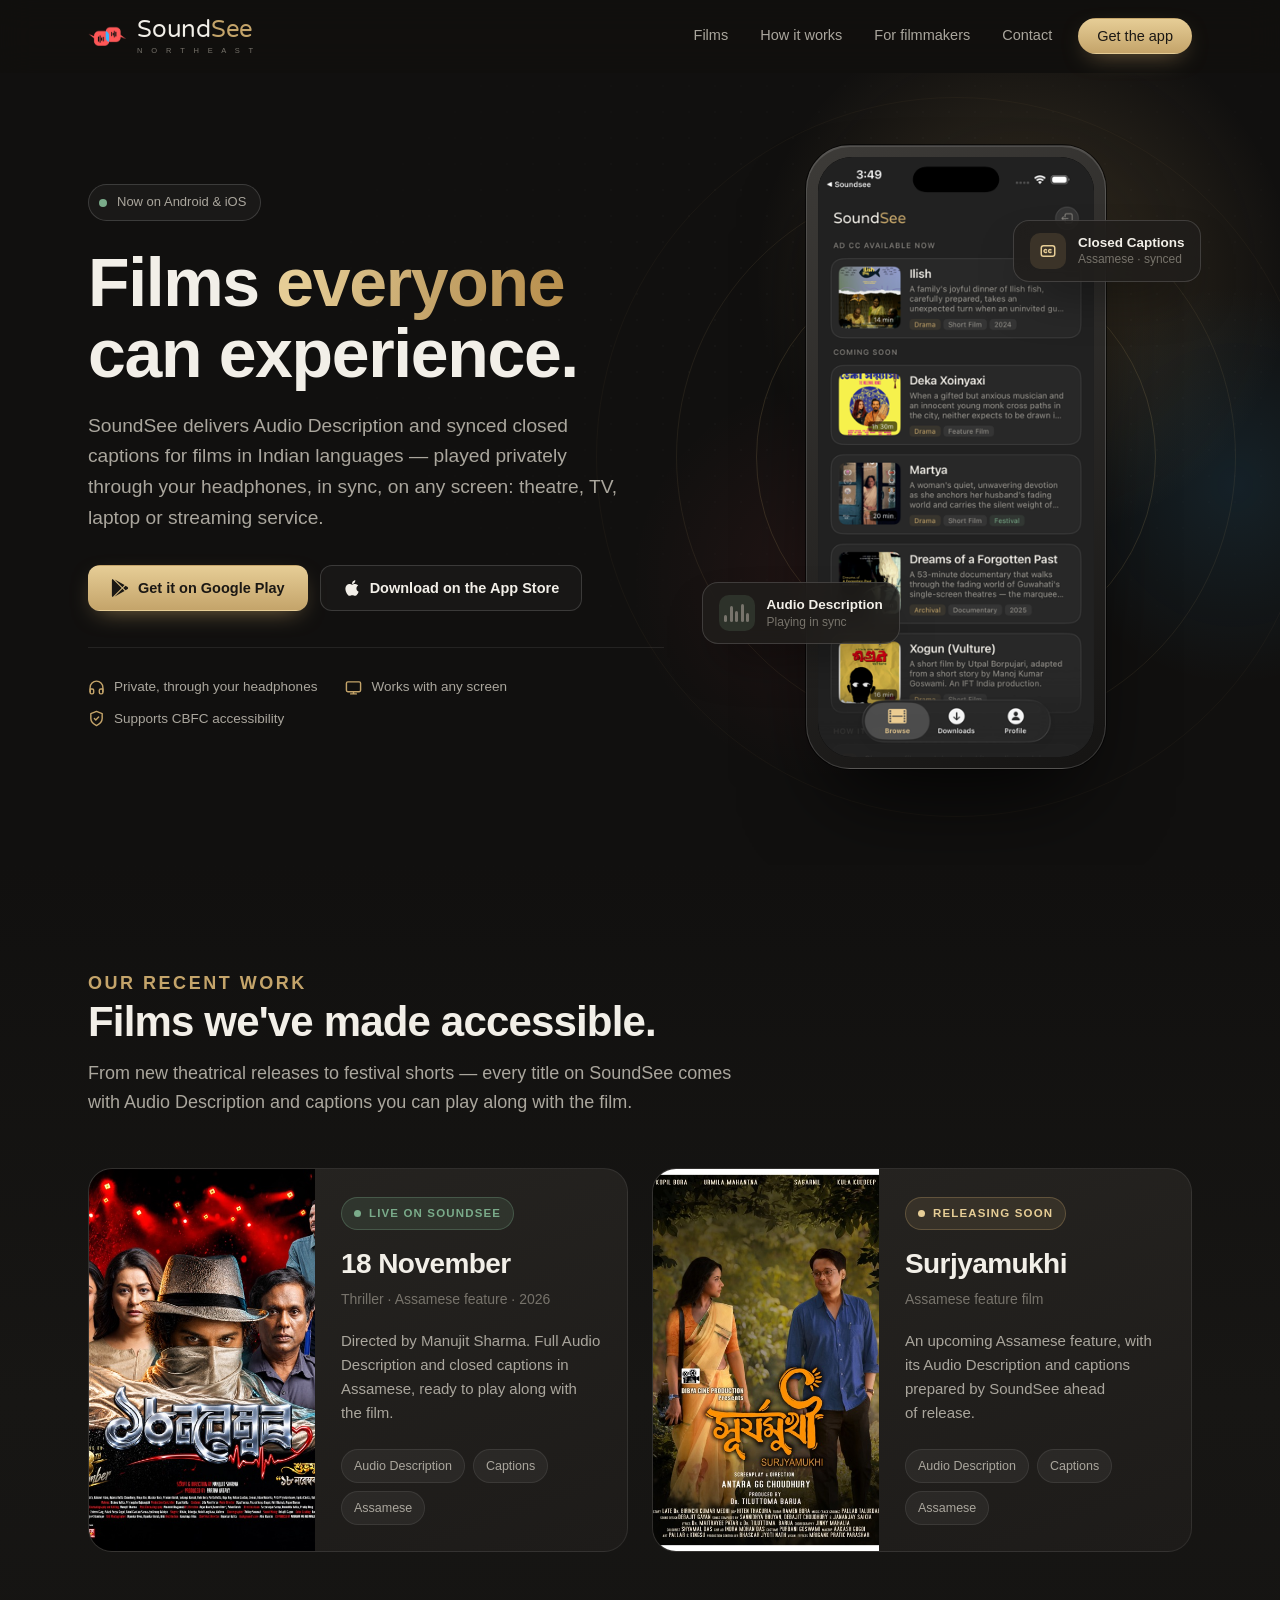
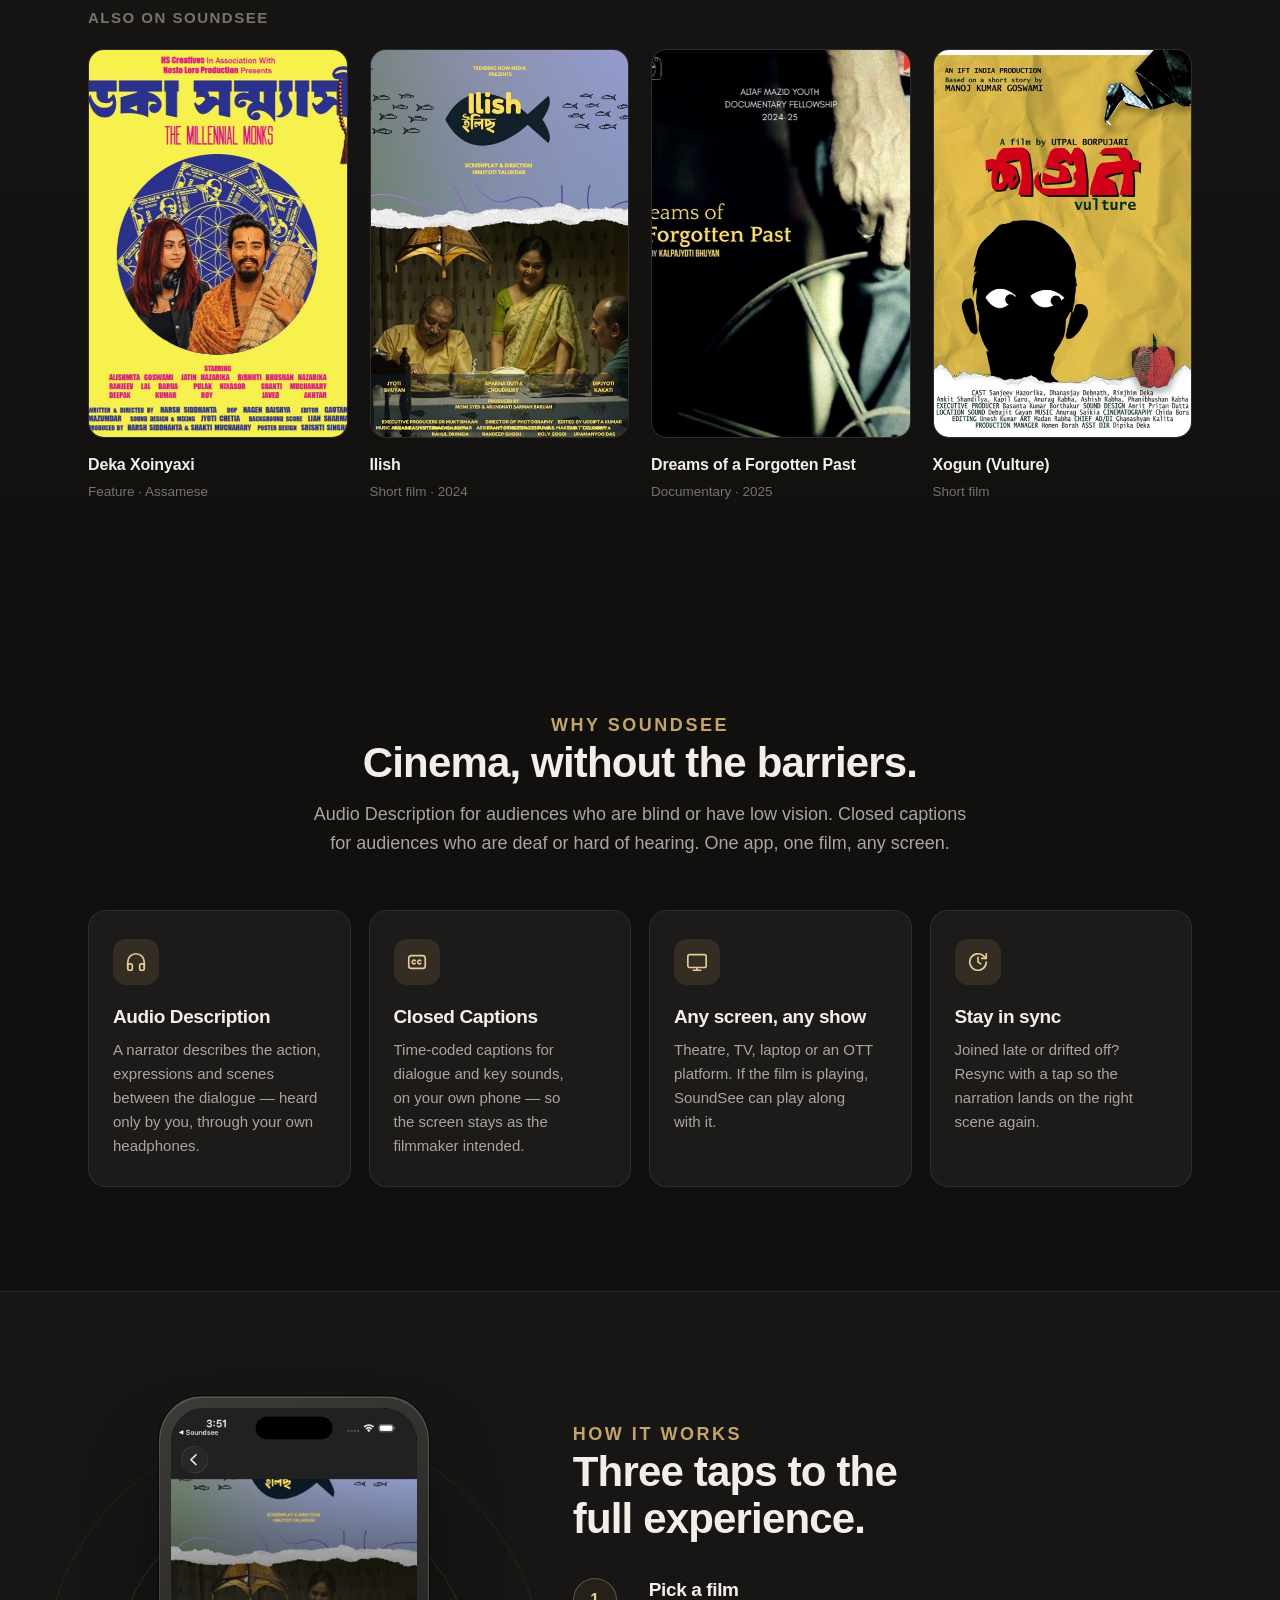
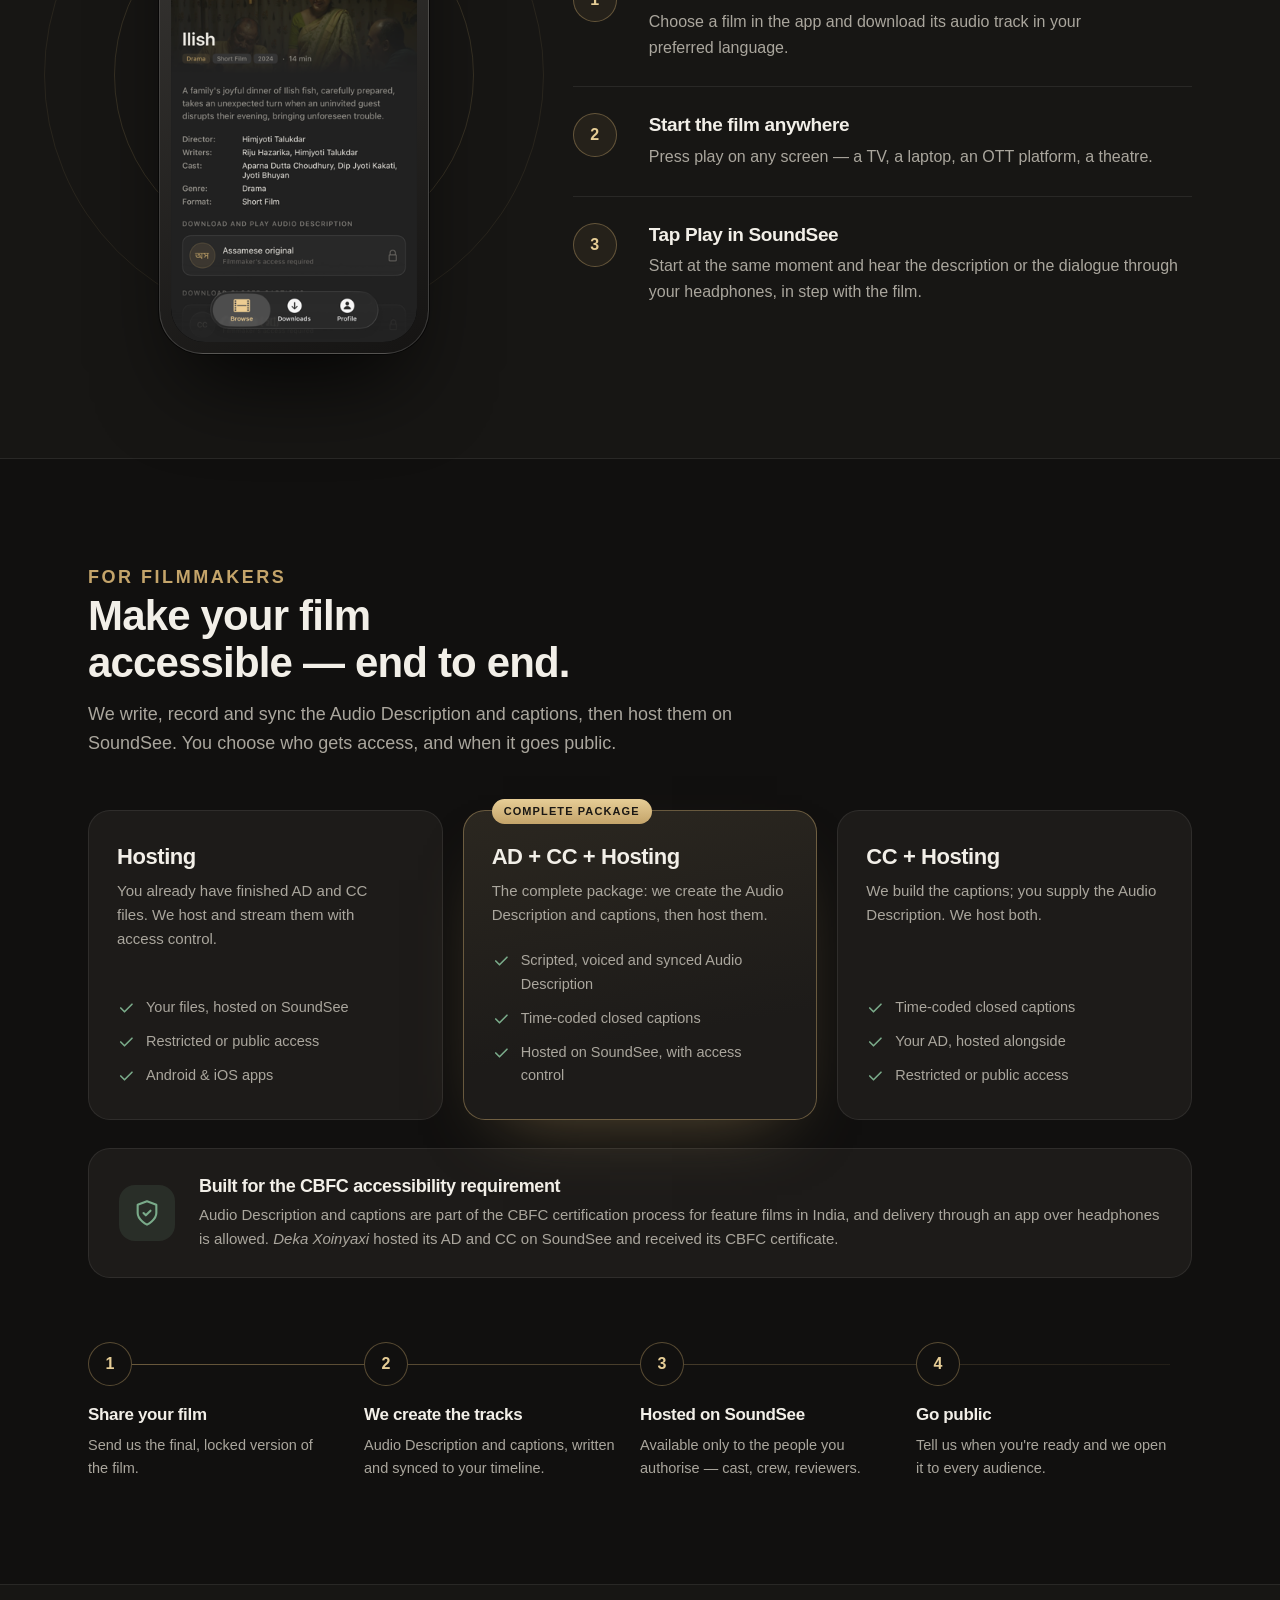
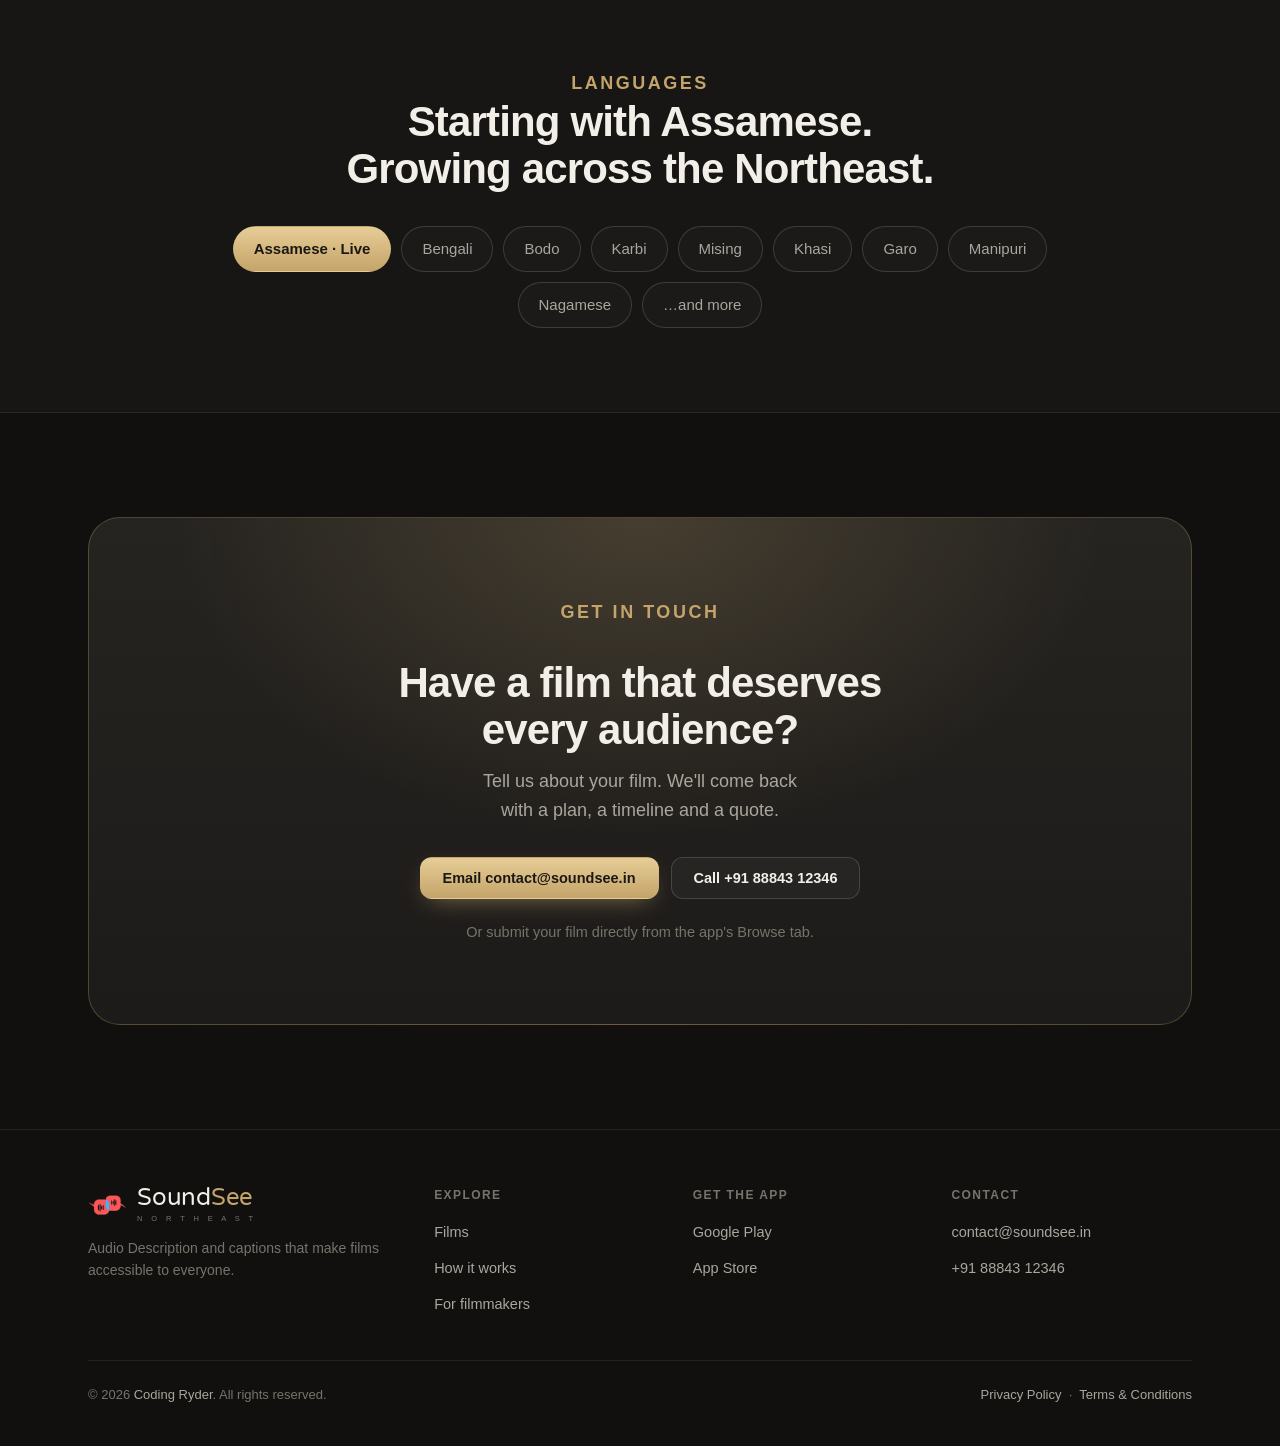
<file: index.html>
<!DOCTYPE html>
<html lang="en">
<head>
  <meta charset="UTF-8" />
  <meta name="viewport" content="width=device-width, initial-scale=1.0" />
  <title>SoundSee — Audio Description & Captions for Films</title>
  <meta name="description" content="SoundSee delivers Audio Description and synced captions for films in Indian languages — playing privately through your headphones while the film plays on any screen." />
  <meta name="theme-color" content="#11100f" />
  <link rel="icon" type="image/png" href="images/favicon-64.png" />
  <link rel="apple-touch-icon" href="images/logo-mark.png" />

  <meta property="og:type" content="website" />
  <meta property="og:url" content="https://soundsee.in/" />
  <meta property="og:title" content="SoundSee — Audio Description & Captions for Films" />
  <meta property="og:description" content="SoundSee delivers Audio Description and synced captions for films in Indian languages — playing privately through your headphones while the film plays on any screen." />
  <meta property="og:image" content="https://soundsee.in/images/og-image.png" />
  <meta property="og:image:width" content="1200" />
  <meta property="og:image:height" content="630" />
  <meta name="twitter:card" content="summary_large_image" />
  <meta name="twitter:title" content="SoundSee — Audio Description & Captions for Films" />
  <meta name="twitter:description" content="SoundSee delivers Audio Description and synced captions for films in Indian languages — playing privately through your headphones while the film plays on any screen." />
  <meta name="twitter:image" content="https://soundsee.in/images/og-image.png" />

  <script type="application/ld+json">
  {
    "@context": "https://schema.org",
    "@type": "MobileApplication",
    "name": "SoundSee",
    "applicationCategory": "EntertainmentApplication",
    "operatingSystem": "Android, iOS",
    "description": "Audio Description and synced closed captions for films in Indian languages.",
    "url": "https://soundsee.in/",
    "publisher": { "@type": "Organization", "name": "Coding Ryder", "url": "https://codingryder.com" },
    "offers": { "@type": "Offer", "price": "0", "priceCurrency": "INR" }
  }
  </script>

  <script>document.documentElement.classList.add('js');</script>
  <link rel="stylesheet" href="styles.css?v=5" />
</head>
<body>
  <a class="skip" href="#main">Skip to content</a>

  <header class="site" id="top">
    <div class="wrap">
      <a class="brand" href="#top" aria-label="SoundSee — home">
        <img class="brand-mark" src="images/logo-mark.png" alt="" width="38" height="34" />
        <span class="brand-text">
          <span class="wordmark"><span class="sound">Sound</span><span class="see">See</span></span>
          <span class="brand-tag" aria-hidden="true">N O R T H E A S T</span>
        </span>
      </a>
      <nav class="primary" aria-label="Main">
        <a href="#films">Films</a>
        <a href="#how">How it works</a>
        <a href="#filmmakers">For filmmakers</a>
        <a href="#contact">Contact</a>
        <a class="btn btn-primary btn-sm" href="#get-app">Get the app</a>
      </nav>
    </div>
  </header>

  <main id="main">

    <!-- ── Hero ─────────────────────────────────────────── -->
    <section class="hero">
      <div class="wrap hero-grid">
        <div>
          <div class="pill reveal"><span class="dot"></span> Now on Android &amp; iOS</div>
          <h1 class="reveal" style="--d:.05s">Films <span class="grad">everyone</span> can experience.</h1>
          <p class="lede reveal" style="--d:.12s">
            SoundSee delivers Audio Description and synced closed captions for
            films in Indian languages — played privately through your
            headphones, in sync, on any screen: theatre, TV, laptop or
            streaming service.
          </p>
          <div class="cta-row reveal" style="--d:.18s" id="get-app">
            <a class="btn btn-primary" href="https://play.google.com/store/apps/details?id=com.soniqryder.soundsee">
              <svg class="btn-icon" viewBox="0 0 512 512" fill="currentColor" aria-hidden="true"><path d="M325.3 234.3 104.6 13l280.8 161.2-60.1 60.1zM47 0C34 6.8 25.3 19.2 25.3 35.3v441.3c0 16.1 8.7 28.5 21.7 35.3l256.6-256L47 0zm425.2 225.6-58.9-34.1-65.7 64.5 65.7 64.5 60.1-34.1c18-14.3 18-46.5-1.2-60.8zM104.6 499l280.8-161.2-60.1-60.1L104.6 499z"/></svg>
              <span>Get it on Google Play</span>
            </a>
            <a class="btn btn-ghost" href="https://apps.apple.com/app/id6804280506">
              <svg class="btn-icon" viewBox="0 0 384 512" fill="currentColor" aria-hidden="true"><path d="M318.7 268.7c-.2-36.7 16.4-64.4 50-84.8-18.8-26.9-47.2-41.7-84.7-44.6-35.5-2.8-74.3 20.7-88.5 20.7-15 0-49.4-19.7-76.4-19.7C63.3 141.2 4 184.8 4 273.5q0 39.3 14.4 81.2c12.8 36.7 59 126.7 107.2 125.2 25.2-.6 43-17.9 75.8-17.9 31.8 0 48.3 17.9 76.4 17.9 48.6-.7 90.4-82.5 102.6-119.3-65.2-30.7-61.7-90-61.7-91.9zm-56.6-164.2c27.3-32.4 24.8-61.9 24-72.5-24.1 1.4-52 16.4-67.9 34.9-17.5 19.8-27.8 44.3-25.6 71.9 26.1 2 49.9-11.4 69.5-34.3z"/></svg>
              <span>Download on the App Store</span>
            </a>
          </div>
          <div class="trust reveal" style="--d:.24s">
            <div><svg viewBox="0 0 24 24" fill="none" stroke="currentColor" stroke-width="2" stroke-linecap="round" stroke-linejoin="round" aria-hidden="true"><path d="M3 18v-6a9 9 0 0 1 18 0v6"/><path d="M21 19a2 2 0 0 1-2 2h-1a2 2 0 0 1-2-2v-3a2 2 0 0 1 2-2h3zM3 19a2 2 0 0 0 2 2h1a2 2 0 0 0 2-2v-3a2 2 0 0 0-2-2H3z"/></svg>Private, through your headphones</div>
            <div><svg viewBox="0 0 24 24" fill="none" stroke="currentColor" stroke-width="2" stroke-linecap="round" stroke-linejoin="round" aria-hidden="true"><rect x="2" y="4" width="20" height="14" rx="2"/><path d="M8 21h8M12 18v3"/></svg>Works with any screen</div>
            <div><svg viewBox="0 0 24 24" fill="none" stroke="currentColor" stroke-width="2" stroke-linecap="round" stroke-linejoin="round" aria-hidden="true"><path d="M12 22s8-4 8-10V5l-8-3-8 3v7c0 6 8 10 8 10z"/><path d="m9 12 2 2 4-4"/></svg>Supports CBFC accessibility</div>
          </div>
        </div>

        <div class="stage reveal" style="--d:.1s">
          <span class="ring r1"></span><span class="ring r2"></span><span class="ring r3"></span>
          <div class="phone">
            <img src="images/screenshot-browse.png" alt="SoundSee app showing the film catalogue" width="322" height="700" />
          </div>
          <div class="float f1" aria-hidden="true">
            <span class="ico sage"><span class="bars"><i></i><i></i><i></i><i></i><i></i></span></span>
            <div><b>Audio Description</b><span>Playing in sync</span></div>
          </div>
          <div class="float f2" aria-hidden="true">
            <span class="ico"><svg viewBox="0 0 24 24" fill="none" stroke="currentColor" stroke-width="2" stroke-linecap="round" stroke-linejoin="round"><rect x="3" y="5" width="18" height="14" rx="3"/><path d="M10 10.5a2 2 0 1 0 0 3M16 10.5a2 2 0 1 0 0 3"/></svg></span>
            <div><b>Closed Captions</b><span>Assamese · synced</span></div>
          </div>
        </div>
      </div>
    </section>

    <!-- ── Films ────────────────────────────────────────── -->
    <section class="block films" id="films">
      <div class="wrap">
        <div class="head reveal">
          <p class="eyebrow">Our recent work</p>
          <h2>Films we've made accessible.</h2>
          <p>From new theatrical releases to festival shorts — every title on SoundSee comes with Audio Description and captions you can play along with the film.</p>
        </div>

        <div class="featured">
          <article class="feature reveal">
            <div class="art"><img src="images/posters/18-november.jpg" alt="18 November — film poster" width="576" height="720" loading="lazy" /></div>
            <div class="body">
              <span class="badge live"><span class="dot"></span>Live on SoundSee</span>
              <h3>18 November</h3>
              <p class="sub">Thriller · Assamese feature · 2026</p>
              <p>Directed by Manujit Sharma. Full Audio Description and closed captions in Assamese, ready to play along with the film.</p>
              <div class="tags"><span class="tag">Audio Description</span><span class="tag">Captions</span><span class="tag">Assamese</span></div>
            </div>
          </article>
          <article class="feature reveal" style="--d:.1s">
            <div class="art"><img src="images/posters/surjyamukhi.jpg" alt="Surjyamukhi — film poster" width="486" height="720" loading="lazy" /></div>
            <div class="body">
              <span class="badge soon"><span class="dot"></span>Releasing soon</span>
              <h3>Surjyamukhi</h3>
              <p class="sub">Assamese feature film</p>
              <p>An upcoming Assamese feature, with its Audio Description and captions prepared by SoundSee ahead of release.</p>
              <div class="tags"><span class="tag">Audio Description</span><span class="tag">Captions</span><span class="tag">Assamese</span></div>
            </div>
          </article>
        </div>

        <div class="subhead reveal"><h3>Also on SoundSee</h3></div>
        <div class="grid-films">
          <article class="film reveal">
            <div class="poster"><img src="images/posters/deka-xoinyaxi.jpg" alt="Deka Xoinyaxi poster" width="577" height="720" loading="lazy" /></div>
            <h4>Deka Xoinyaxi</h4><p>Feature · Assamese</p>
          </article>
          <article class="film reveal" style="--d:.07s">
            <div class="poster"><img src="images/posters/ilish.jpg" alt="Ilish poster" width="576" height="720" loading="lazy" /></div>
            <h4>Ilish</h4><p>Short film · 2024</p>
          </article>
          <article class="film reveal" style="--d:.14s">
            <div class="poster"><img src="images/posters/dreams.jpg" alt="Dreams of a Forgotten Past poster" width="654" height="720" loading="lazy" /></div>
            <h4>Dreams of a Forgotten Past</h4><p>Documentary · 2025</p>
          </article>
          <article class="film reveal" style="--d:.21s">
            <div class="poster"><img src="images/posters/xogun.jpg" alt="Xogun (Vulture) poster" width="509" height="720" loading="lazy" /></div>
            <h4>Xogun (Vulture)</h4><p>Short film</p>
          </article>
        </div>
      </div>
    </section>

    <!-- ── What you get ─────────────────────────────────── -->
    <section class="block" id="features">
      <div class="wrap">
        <div class="head center reveal">
          <p class="eyebrow">Why SoundSee</p>
          <h2>Cinema, without the barriers.</h2>
          <p>Audio Description for audiences who are blind or have low vision. Closed captions for audiences who are deaf or hard of hearing. One app, one film, any screen.</p>
        </div>
        <div class="cards">
          <div class="card reveal">
            <div class="ico"><svg viewBox="0 0 24 24" fill="none" stroke="currentColor" stroke-width="1.8" stroke-linecap="round" stroke-linejoin="round"><path d="M3 18v-6a9 9 0 0 1 18 0v6"/><path d="M21 19a2 2 0 0 1-2 2h-1a2 2 0 0 1-2-2v-3a2 2 0 0 1 2-2h3zM3 19a2 2 0 0 0 2 2h1a2 2 0 0 0 2-2v-3a2 2 0 0 0-2-2H3z"/></svg></div>
            <h3>Audio Description</h3>
            <p>A narrator describes the action, expressions and scenes between the dialogue — heard only by you, through your own headphones.</p>
          </div>
          <div class="card reveal" style="--d:.07s">
            <div class="ico"><svg viewBox="0 0 24 24" fill="none" stroke="currentColor" stroke-width="1.8" stroke-linecap="round" stroke-linejoin="round"><rect x="3" y="5" width="18" height="14" rx="3"/><path d="M10 10.5a2 2 0 1 0 0 3M16 10.5a2 2 0 1 0 0 3"/></svg></div>
            <h3>Closed Captions</h3>
            <p>Time-coded captions for dialogue and key sounds, on your own phone — so the screen stays as the filmmaker intended.</p>
          </div>
          <div class="card reveal" style="--d:.14s">
            <div class="ico"><svg viewBox="0 0 24 24" fill="none" stroke="currentColor" stroke-width="1.8" stroke-linecap="round" stroke-linejoin="round"><rect x="2" y="4" width="20" height="14" rx="2"/><path d="M8 21h8M12 18v3"/></svg></div>
            <h3>Any screen, any show</h3>
            <p>Theatre, TV, laptop or an OTT platform. If the film is playing, SoundSee can play along with it.</p>
          </div>
          <div class="card reveal" style="--d:.21s">
            <div class="ico"><svg viewBox="0 0 24 24" fill="none" stroke="currentColor" stroke-width="1.8" stroke-linecap="round" stroke-linejoin="round"><path d="M21 12a9 9 0 1 1-3-6.7L21 8"/><path d="M21 3v5h-5"/><path d="M12 7v5l3 2"/></svg></div>
            <h3>Stay in sync</h3>
            <p>Joined late or drifted off? Resync with a tap so the narration lands on the right scene again.</p>
          </div>
        </div>
      </div>
    </section>

    <!-- ── How it works ─────────────────────────────────── -->
    <section class="block how" id="how">
      <div class="wrap how-grid">
        <div class="stage reveal">
          <span class="ring r1" style="width:360px;height:360px"></span><span class="ring r2" style="width:500px;height:500px"></span>
          <div class="phone">
            <img src="images/screenshot-detail.png" alt="SoundSee film page with Audio Description ready to download" width="322" height="700" loading="lazy" />
          </div>
        </div>
        <div>
          <div class="head reveal" style="margin-bottom:36px">
            <p class="eyebrow">How it works</p>
            <h2>Three taps to the full experience.</h2>
          </div>
          <div class="steps">
            <div class="step reveal">
              <div class="step-num">1</div>
              <div><h3>Pick a film</h3><p>Choose a film in the app and download its audio track in your preferred language.</p></div>
            </div>
            <div class="step reveal" style="--d:.08s">
              <div class="step-num">2</div>
              <div><h3>Start the film anywhere</h3><p>Press play on any screen — a TV, a laptop, an OTT platform, a theatre.</p></div>
            </div>
            <div class="step reveal" style="--d:.16s">
              <div class="step-num">3</div>
              <div><h3>Tap Play in SoundSee</h3><p>Start at the same moment and hear the description or the dialogue through your headphones, in step with the film.</p></div>
            </div>
          </div>
        </div>
      </div>
    </section>

    <!-- ── For filmmakers ───────────────────────────────── -->
    <section class="block" id="filmmakers">
      <div class="wrap">
        <div class="head reveal">
          <p class="eyebrow">For filmmakers</p>
          <h2>Make your film accessible — end to end.</h2>
          <p>We write, record and sync the Audio Description and captions, then host them on SoundSee. You choose who gets access, and when it goes public.</p>
        </div>

        <div class="plans">
          <div class="plan reveal">
            <h3>Hosting</h3>
            <p>You already have finished AD and CC files. We host and stream them with access control.</p>
            <ul>
              <li><svg viewBox="0 0 24 24" fill="none" stroke="currentColor" stroke-width="2.2" stroke-linecap="round" stroke-linejoin="round"><path d="m5 12 5 5L20 7"/></svg>Your files, hosted on SoundSee</li>
              <li><svg viewBox="0 0 24 24" fill="none" stroke="currentColor" stroke-width="2.2" stroke-linecap="round" stroke-linejoin="round"><path d="m5 12 5 5L20 7"/></svg>Restricted or public access</li>
              <li><svg viewBox="0 0 24 24" fill="none" stroke="currentColor" stroke-width="2.2" stroke-linecap="round" stroke-linejoin="round"><path d="m5 12 5 5L20 7"/></svg>Android &amp; iOS apps</li>
            </ul>
          </div>
          <div class="plan pop reveal" style="--d:.08s">
            <span class="flag">Complete package</span>
            <h3>AD + CC + Hosting</h3>
            <p>The complete package: we create the Audio Description and captions, then host them.</p>
            <ul>
              <li><svg viewBox="0 0 24 24" fill="none" stroke="currentColor" stroke-width="2.2" stroke-linecap="round" stroke-linejoin="round"><path d="m5 12 5 5L20 7"/></svg>Scripted, voiced and synced Audio Description</li>
              <li><svg viewBox="0 0 24 24" fill="none" stroke="currentColor" stroke-width="2.2" stroke-linecap="round" stroke-linejoin="round"><path d="m5 12 5 5L20 7"/></svg>Time-coded closed captions</li>
              <li><svg viewBox="0 0 24 24" fill="none" stroke="currentColor" stroke-width="2.2" stroke-linecap="round" stroke-linejoin="round"><path d="m5 12 5 5L20 7"/></svg>Hosted on SoundSee, with access control</li>
            </ul>
          </div>
          <div class="plan reveal" style="--d:.16s">
            <h3>CC + Hosting</h3>
            <p>We build the captions; you supply the Audio Description. We host both.</p>
            <ul>
              <li><svg viewBox="0 0 24 24" fill="none" stroke="currentColor" stroke-width="2.2" stroke-linecap="round" stroke-linejoin="round"><path d="m5 12 5 5L20 7"/></svg>Time-coded closed captions</li>
              <li><svg viewBox="0 0 24 24" fill="none" stroke="currentColor" stroke-width="2.2" stroke-linecap="round" stroke-linejoin="round"><path d="m5 12 5 5L20 7"/></svg>Your AD, hosted alongside</li>
              <li><svg viewBox="0 0 24 24" fill="none" stroke="currentColor" stroke-width="2.2" stroke-linecap="round" stroke-linejoin="round"><path d="m5 12 5 5L20 7"/></svg>Restricted or public access</li>
            </ul>
          </div>
        </div>

        <div class="proof reveal">
          <div class="shield"><svg viewBox="0 0 24 24" fill="none" stroke="currentColor" stroke-width="1.8" stroke-linecap="round" stroke-linejoin="round"><path d="M12 22s8-4 8-10V5l-8-3-8 3v7c0 6 8 10 8 10z"/><path d="m9 12 2 2 4-4"/></svg></div>
          <div>
            <h3>Built for the CBFC accessibility requirement</h3>
            <p>Audio Description and captions are part of the CBFC certification process for feature films in India, and delivery through an app over headphones is allowed. <em>Deka Xoinyaxi</em> hosted its AD and CC on SoundSee and received its CBFC certificate.</p>
          </div>
        </div>

        <div class="process">
          <div class="pstep reveal"><div class="step-num">1</div><h3>Share your film</h3><p>Send us the final, locked version of the film.</p></div>
          <div class="pstep reveal" style="--d:.08s"><div class="step-num">2</div><h3>We create the tracks</h3><p>Audio Description and captions, written and synced to your timeline.</p></div>
          <div class="pstep reveal" style="--d:.16s"><div class="step-num">3</div><h3>Hosted on SoundSee</h3><p>Available only to the people you authorise — cast, crew, reviewers.</p></div>
          <div class="pstep reveal" style="--d:.24s"><div class="step-num">4</div><h3>Go public</h3><p>Tell us when you're ready and we open it to every audience.</p></div>
        </div>
      </div>
    </section>

    <!-- ── Languages ────────────────────────────────────── -->
    <section class="block how" id="languages" style="padding:84px 0">
      <div class="wrap">
        <div class="head center reveal" style="margin-bottom:34px">
          <p class="eyebrow">Languages</p>
          <h2>Starting with Assamese. Growing across the Northeast.</h2>
        </div>
        <div class="langs reveal">
          <span class="lang on">Assamese · Live</span>
          <span class="lang">Bengali</span><span class="lang">Bodo</span><span class="lang">Karbi</span>
          <span class="lang">Mising</span><span class="lang">Khasi</span><span class="lang">Garo</span>
          <span class="lang">Manipuri</span><span class="lang">Nagamese</span><span class="lang">…and more</span>
        </div>
      </div>
    </section>

    <!-- ── Contact ──────────────────────────────────────── -->
    <section class="block" id="contact">
      <div class="wrap">
        <div class="cta reveal">
          <p class="eyebrow" style="justify-content:center">Get in touch</p>
          <h2>Have a film that deserves every audience?</h2>
          <p>Tell us about your film. We'll come back with a plan, a timeline and a quote.</p>
          <div class="cta-row">
            <a class="btn btn-primary" href="mailto:contact@soundsee.in?subject=SoundSee%20for%20my%20film">Email contact@soundsee.in</a>
            <a class="btn btn-ghost" href="tel:+918884312346">Call +91 88843 12346</a>
          </div>
          <p class="alt">Or submit your film directly from the app's Browse tab.</p>
        </div>
      </div>
    </section>
  </main>

  <footer class="site">
    <div class="wrap">
      <div class="foot">
        <div>
          <a class="brand" href="#top" aria-label="SoundSee — back to top">
            <img class="brand-mark" src="images/logo-mark.png" alt="" width="38" height="34" loading="lazy" />
            <span class="brand-text">
              <span class="wordmark"><span class="sound">Sound</span><span class="see">See</span></span>
              <span class="brand-tag" aria-hidden="true">N O R T H E A S T</span>
            </span>
          </a>
          <p>Audio Description and captions that make films accessible to everyone.</p>
        </div>
        <div>
          <h4>Explore</h4>
          <ul><li><a href="#films">Films</a></li><li><a href="#how">How it works</a></li><li><a href="#filmmakers">For filmmakers</a></li></ul>
        </div>
        <div>
          <h4>Get the app</h4>
          <ul>
            <li><a href="https://play.google.com/store/apps/details?id=com.soniqryder.soundsee">Google Play</a></li>
            <li><a href="https://apps.apple.com/app/id6804280506">App Store</a></li>
          </ul>
        </div>
        <div>
          <h4>Contact</h4>
          <ul>
            <li><a href="mailto:contact@soundsee.in">contact@soundsee.in</a></li>
            <li><a href="tel:+918884312346">+91 88843 12346</a></li>
          </ul>
        </div>
      </div>
      <div class="legalbar">
        <span>&copy; 2026 <a href="https://codingryder.com">Coding Ryder</a>. All rights reserved.</span>
        <span><a href="privacy.html">Privacy Policy</a> &nbsp;·&nbsp; <a href="terms.html">Terms &amp; Conditions</a></span>
      </div>
    </div>
  </footer>

  <script>
    (function () {
      var h = document.querySelector('header.site');
      function onScroll() { h.classList.toggle('scrolled', window.scrollY > 8); }
      onScroll(); window.addEventListener('scroll', onScroll, { passive: true });

      var els = document.querySelectorAll('.reveal');
      if (!('IntersectionObserver' in window)) { els.forEach(function (e) { e.classList.add('in'); }); return; }
      var io = new IntersectionObserver(function (entries) {
        entries.forEach(function (en) { if (en.isIntersecting) { en.target.classList.add('in'); io.unobserve(en.target); } });
      }, { threshold: 0.12, rootMargin: '0px 0px -6% 0px' });
      els.forEach(function (e) { io.observe(e); });
    })();
  </script>
</body>
</html>
</file>
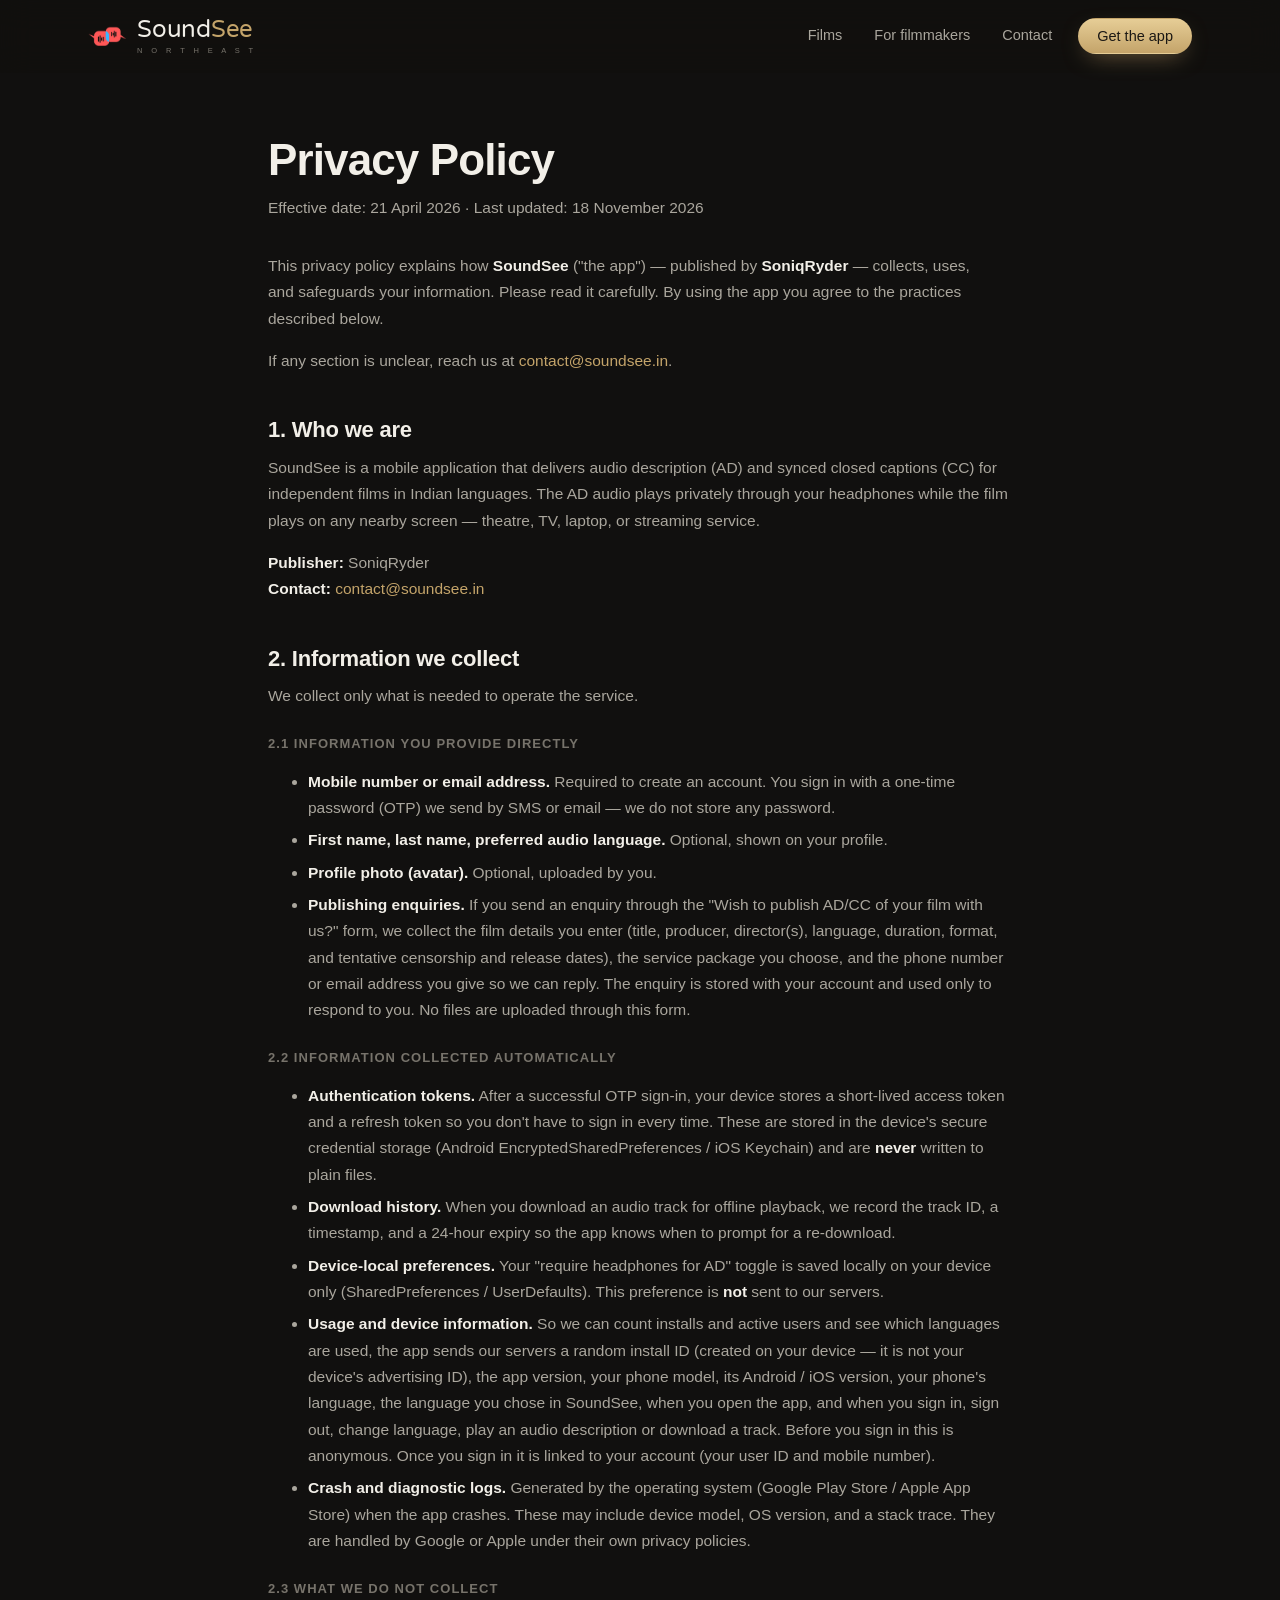
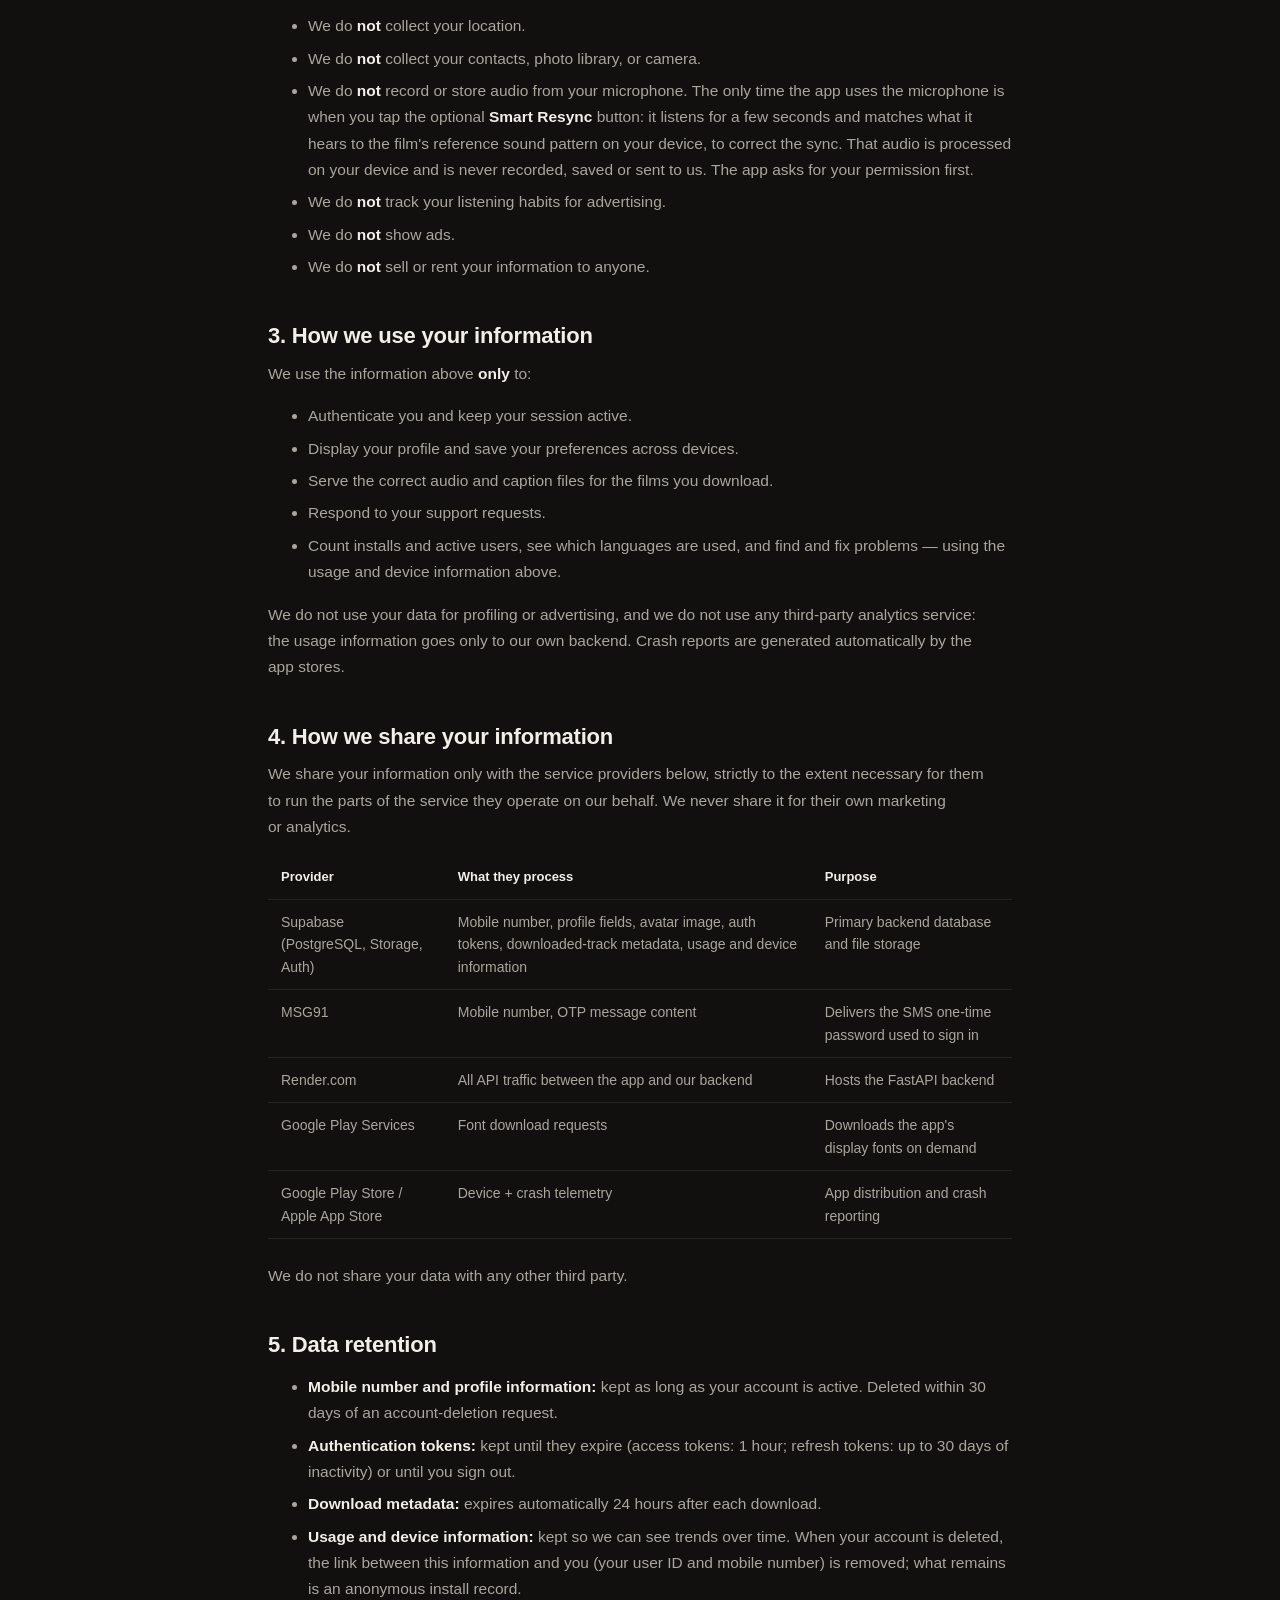
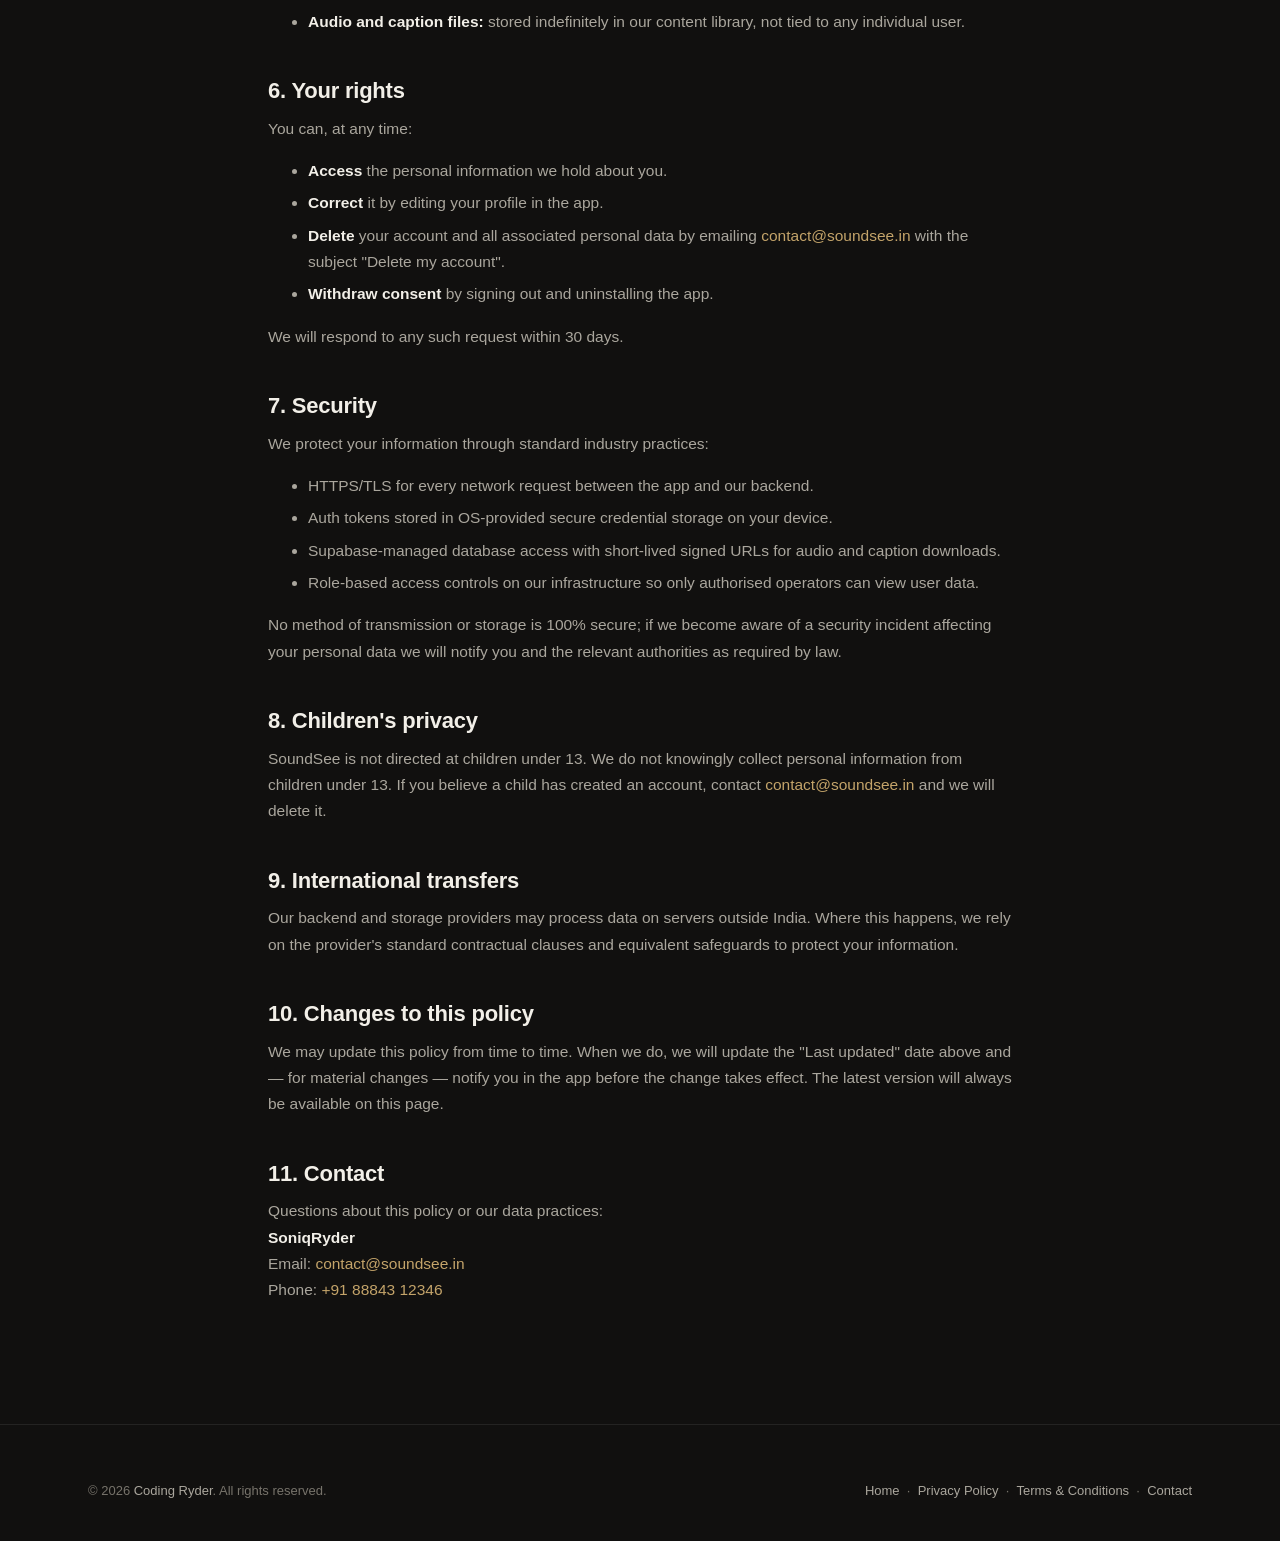
<file: privacy.html>
<!DOCTYPE html>
<html lang="en">
<head>
  <meta charset="UTF-8" />
  <meta name="viewport" content="width=device-width, initial-scale=1.0" />
  <title>Privacy Policy — SoundSee</title>
  <meta name="description" content="How SoundSee collects, uses, and safeguards your information." />

  <meta property="og:type" content="website" />
  <meta property="og:url" content="https://soundsee.in/privacy.html" />
  <meta property="og:title" content="Privacy Policy — SoundSee" />
  <meta property="og:description" content="How SoundSee collects, uses, and safeguards your information." />
  <meta property="og:image" content="https://soundsee.in/images/og-image.png" />
  <meta property="og:image:width" content="1200" />
  <meta property="og:image:height" content="630" />
  <meta name="twitter:card" content="summary_large_image" />
  <meta name="twitter:title" content="Privacy Policy — SoundSee" />
  <meta name="twitter:description" content="How SoundSee collects, uses, and safeguards your information." />
  <meta name="twitter:image" content="https://soundsee.in/images/og-image.png" />

  <link rel="icon" type="image/png" href="images/favicon-64.png" />
  <meta name="theme-color" content="#11100f" />
  <link rel="stylesheet" href="styles.css?v=5" />
</head>
<body class="legal">
  <header class="site">
    <div class="wrap">
      <a class="brand" href="index.html" aria-label="SoundSee — home">
        <img class="brand-mark" src="images/logo-mark.png" alt="" width="38" height="34" />
        <span class="brand-text">
          <span class="wordmark"><span class="sound">Sound</span><span class="see">See</span></span>
          <span class="brand-tag" aria-hidden="true">N O R T H E A S T</span>
        </span>
      </a>
      <nav class="primary" aria-label="Main">
        <a href="index.html#films">Films</a>
        <a href="index.html#filmmakers">For filmmakers</a>
        <a href="index.html#contact">Contact</a>
        <a class="btn btn-primary btn-sm" href="index.html#get-app">Get the app</a>
      </nav>
    </div>
  </header>

  <main>
    <div class="wrap">
      <h1>Privacy Policy</h1>
      <p class="meta">Effective date: 21 April 2026 · Last updated: 18 November 2026</p>

      <p>
        This privacy policy explains how <strong>SoundSee</strong> ("the app") —
        published by <strong>SoniqRyder</strong> — collects, uses, and safeguards
        your information. Please read it carefully. By using the app you agree
        to the practices described below.
      </p>
      <p>
        If any section is unclear, reach us at
        <a href="mailto:contact@soundsee.in">contact@soundsee.in</a>.
      </p>

      <h2>1. Who we are</h2>
      <p>
        SoundSee is a mobile application that delivers audio description (AD)
        and synced closed captions (CC) for independent films in Indian
        languages. The AD audio plays privately through your headphones while
        the film plays on any nearby screen — theatre, TV, laptop, or
        streaming service.
      </p>
      <p>
        <strong>Publisher:</strong> SoniqRyder<br />
        <strong>Contact:</strong> <a href="mailto:contact@soundsee.in">contact@soundsee.in</a>
      </p>

      <h2>2. Information we collect</h2>
      <p>We collect only what is needed to operate the service.</p>

      <h3>2.1 Information you provide directly</h3>
      <ul>
        <li><strong>Mobile number or email address.</strong> Required to create an account. You sign in with a one-time password (OTP) we send by SMS or email — we do not store any password.</li>
        <li><strong>First name, last name, preferred audio language.</strong> Optional, shown on your profile.</li>
        <li><strong>Profile photo (avatar).</strong> Optional, uploaded by you.</li>
        <li><strong>Publishing enquiries.</strong> If you send an enquiry through the "Wish to publish AD/CC of your film with us?" form, we collect the film details you enter (title, producer, director(s), language, duration, format, and tentative censorship and release dates), the service package you choose, and the phone number or email address you give so we can reply. The enquiry is stored with your account and used only to respond to you. No files are uploaded through this form.</li>
      </ul>

      <h3>2.2 Information collected automatically</h3>
      <ul>
        <li><strong>Authentication tokens.</strong> After a successful OTP sign-in, your device stores a short-lived access token and a refresh token so you don't have to sign in every time. These are stored in the device's secure credential storage (Android EncryptedSharedPreferences / iOS Keychain) and are <strong>never</strong> written to plain files.</li>
        <li><strong>Download history.</strong> When you download an audio track for offline playback, we record the track ID, a timestamp, and a 24-hour expiry so the app knows when to prompt for a re-download.</li>
        <li><strong>Device-local preferences.</strong> Your "require headphones for AD" toggle is saved locally on your device only (SharedPreferences / UserDefaults). This preference is <strong>not</strong> sent to our servers.</li>
        <li><strong>Usage and device information.</strong> So we can count installs and active users and see which languages are used, the app sends our servers a random install ID (created on your device — it is not your device's advertising ID), the app version, your phone model, its Android / iOS version, your phone's language, the language you chose in SoundSee, when you open the app, and when you sign in, sign out, change language, play an audio description or download a track. Before you sign in this is anonymous. Once you sign in it is linked to your account (your user ID and mobile number).</li>
        <li><strong>Crash and diagnostic logs.</strong> Generated by the operating system (Google Play Store / Apple App Store) when the app crashes. These may include device model, OS version, and a stack trace. They are handled by Google or Apple under their own privacy policies.</li>
      </ul>

      <h3>2.3 What we do NOT collect</h3>
      <ul>
        <li>We do <strong>not</strong> collect your location.</li>
        <li>We do <strong>not</strong> collect your contacts, photo library, or camera.</li>
        <li>We do <strong>not</strong> record or store audio from your microphone. The only time the app uses the microphone is when you tap the optional <strong>Smart Resync</strong> button: it listens for a few seconds and matches what it hears to the film's reference sound pattern on your device, to correct the sync. That audio is processed on your device and is never recorded, saved or sent to us. The app asks for your permission first.</li>
        <li>We do <strong>not</strong> track your listening habits for advertising.</li>
        <li>We do <strong>not</strong> show ads.</li>
        <li>We do <strong>not</strong> sell or rent your information to anyone.</li>
      </ul>

      <h2>3. How we use your information</h2>
      <p>We use the information above <strong>only</strong> to:</p>
      <ul>
        <li>Authenticate you and keep your session active.</li>
        <li>Display your profile and save your preferences across devices.</li>
        <li>Serve the correct audio and caption files for the films you download.</li>
        <li>Respond to your support requests.</li>
        <li>Count installs and active users, see which languages are used, and find and fix problems — using the usage and device information above.</li>
      </ul>
      <p>We do not use your data for profiling or advertising, and we do not use any third-party analytics service: the usage information goes only to our own backend. Crash reports are generated automatically by the app stores.</p>

      <h2>4. How we share your information</h2>
      <p>
        We share your information only with the service providers below,
        strictly to the extent necessary for them to run the parts of the
        service they operate on our behalf. We never share it for their own
        marketing or analytics.
      </p>
      <div class="table-scroll">
      <table>
        <thead>
          <tr><th>Provider</th><th>What they process</th><th>Purpose</th></tr>
        </thead>
        <tbody>
          <tr><td>Supabase (PostgreSQL, Storage, Auth)</td><td>Mobile number, profile fields, avatar image, auth tokens, downloaded-track metadata, usage and device information</td><td>Primary backend database and file storage</td></tr>
          <tr><td>MSG91</td><td>Mobile number, OTP message content</td><td>Delivers the SMS one-time password used to sign in</td></tr>
          <tr><td>Render.com</td><td>All API traffic between the app and our backend</td><td>Hosts the FastAPI backend</td></tr>
          <tr><td>Google Play Services</td><td>Font download requests</td><td>Downloads the app's display fonts on demand</td></tr>
          <tr><td>Google Play Store / Apple App Store</td><td>Device + crash telemetry</td><td>App distribution and crash reporting</td></tr>
        </tbody>
      </table>
      </div>
      <p>We do not share your data with any other third party.</p>

      <h2>5. Data retention</h2>
      <ul>
        <li><strong>Mobile number and profile information:</strong> kept as long as your account is active. Deleted within 30 days of an account-deletion request.</li>
        <li><strong>Authentication tokens:</strong> kept until they expire (access tokens: 1 hour; refresh tokens: up to 30 days of inactivity) or until you sign out.</li>
        <li><strong>Download metadata:</strong> expires automatically 24 hours after each download.</li>
        <li><strong>Usage and device information:</strong> kept so we can see trends over time. When your account is deleted, the link between this information and you (your user ID and mobile number) is removed; what remains is an anonymous install record.</li>
        <li><strong>Audio and caption files:</strong> stored indefinitely in our content library, not tied to any individual user.</li>
      </ul>

      <h2>6. Your rights</h2>
      <p>You can, at any time:</p>
      <ul>
        <li><strong>Access</strong> the personal information we hold about you.</li>
        <li><strong>Correct</strong> it by editing your profile in the app.</li>
        <li><strong>Delete</strong> your account and all associated personal data by emailing <a href="mailto:contact@soundsee.in?subject=Delete%20my%20account">contact@soundsee.in</a> with the subject "Delete my account".</li>
        <li><strong>Withdraw consent</strong> by signing out and uninstalling the app.</li>
      </ul>
      <p>We will respond to any such request within 30 days.</p>

      <h2>7. Security</h2>
      <p>We protect your information through standard industry practices:</p>
      <ul>
        <li>HTTPS/TLS for every network request between the app and our backend.</li>
        <li>Auth tokens stored in OS-provided secure credential storage on your device.</li>
        <li>Supabase-managed database access with short-lived signed URLs for audio and caption downloads.</li>
        <li>Role-based access controls on our infrastructure so only authorised operators can view user data.</li>
      </ul>
      <p>No method of transmission or storage is 100% secure; if we become aware of a security incident affecting your personal data we will notify you and the relevant authorities as required by law.</p>

      <h2>8. Children's privacy</h2>
      <p>
        SoundSee is not directed at children under 13. We do not knowingly
        collect personal information from children under 13. If you believe a
        child has created an account, contact
        <a href="mailto:contact@soundsee.in">contact@soundsee.in</a>
        and we will delete it.
      </p>

      <h2>9. International transfers</h2>
      <p>
        Our backend and storage providers may process data on servers outside
        India. Where this happens, we rely on the provider's standard
        contractual clauses and equivalent safeguards to protect your
        information.
      </p>

      <h2>10. Changes to this policy</h2>
      <p>
        We may update this policy from time to time. When we do, we will
        update the "Last updated" date above and — for material changes —
        notify you in the app before the change takes effect. The latest
        version will always be available on this page.
      </p>

      <h2>11. Contact</h2>
      <p>
        Questions about this policy or our data practices:<br />
        <strong>SoniqRyder</strong><br />
        Email: <a href="mailto:contact@soundsee.in">contact@soundsee.in</a><br />
        Phone: <a href="tel:+918884312346">+91 88843 12346</a>
      </p>
    </div>
  </main>

  <footer class="site">
    <div class="wrap">
      <div class="legalbar" style="margin-top:0;padding-top:0;border-top:0">
        <span>&copy; 2026 <a href="https://codingryder.com">Coding Ryder</a>. All rights reserved.</span>
        <span><a href="index.html">Home</a> &nbsp;·&nbsp; <a href="privacy.html">Privacy Policy</a> &nbsp;·&nbsp; <a href="terms.html">Terms &amp; Conditions</a> &nbsp;·&nbsp; <a href="mailto:contact@soundsee.in">Contact</a></span>
      </div>
    </div>
  </footer>
</body>
</html>
</file>
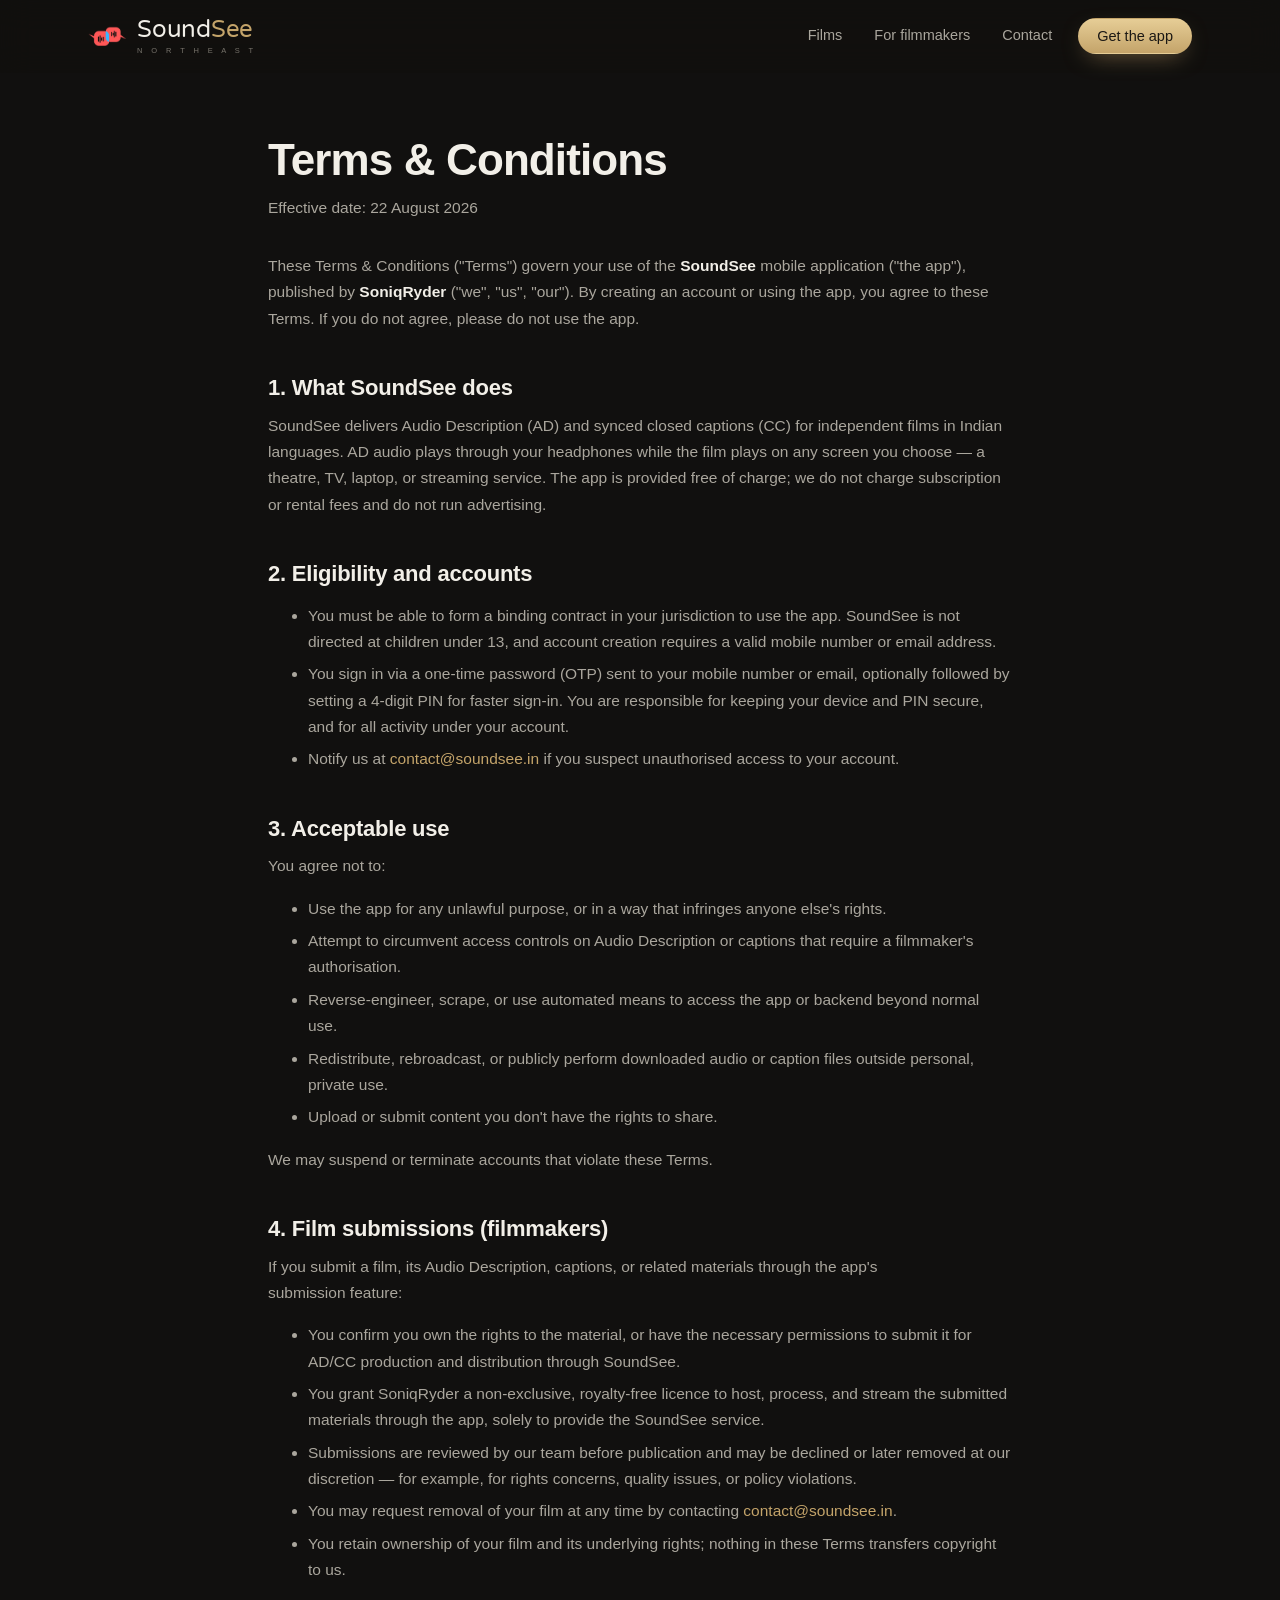
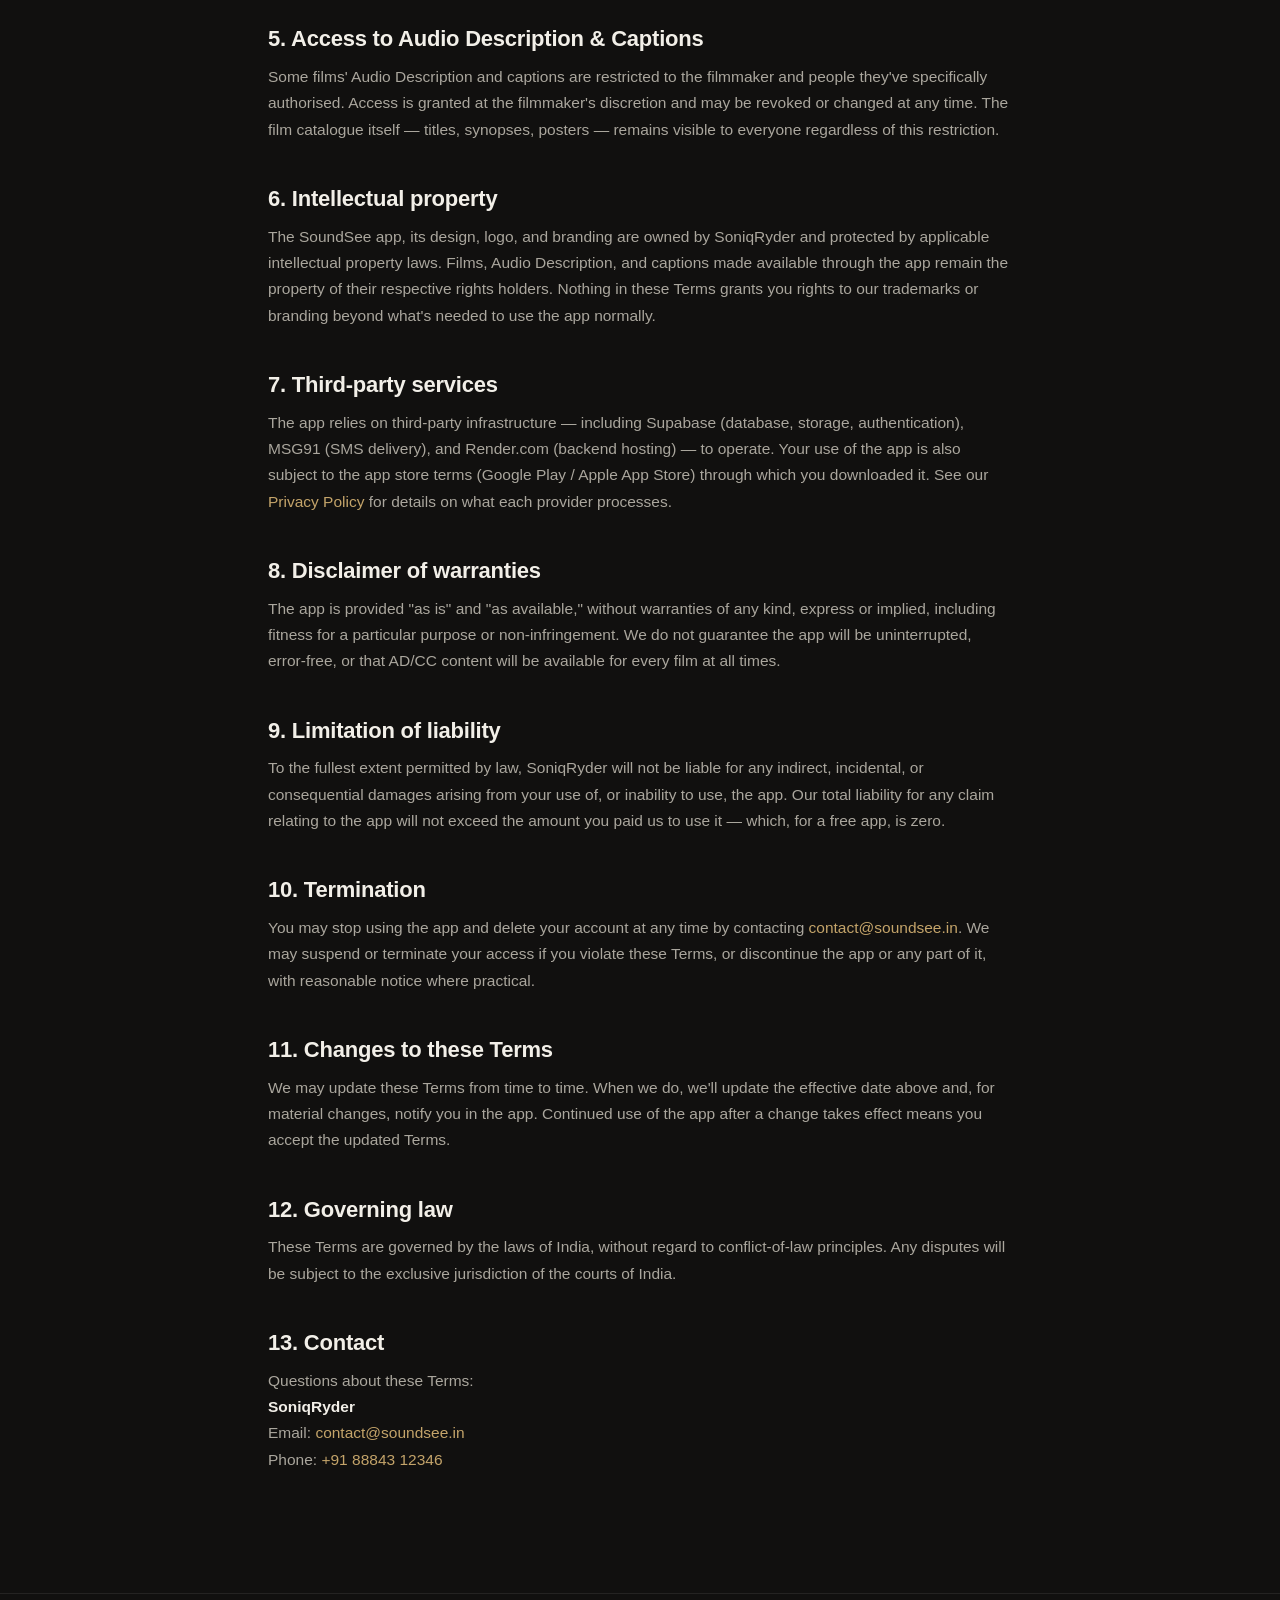
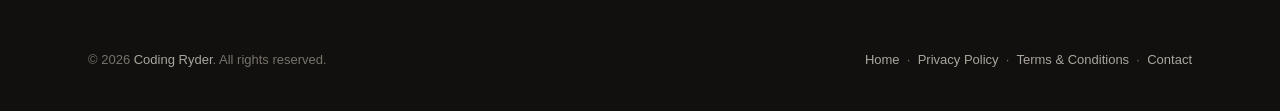
<file: terms.html>
<!DOCTYPE html>
<html lang="en">
<head>
  <meta charset="UTF-8" />
  <meta name="viewport" content="width=device-width, initial-scale=1.0" />
  <title>Terms &amp; Conditions — SoundSee</title>
  <meta name="description" content="The terms that govern your use of the SoundSee app." />

  <meta property="og:type" content="website" />
  <meta property="og:url" content="https://soundsee.in/terms.html" />
  <meta property="og:title" content="Terms &amp; Conditions — SoundSee" />
  <meta property="og:description" content="The terms that govern your use of the SoundSee app." />
  <meta property="og:image" content="https://soundsee.in/images/og-image.png" />
  <meta property="og:image:width" content="1200" />
  <meta property="og:image:height" content="630" />
  <meta name="twitter:card" content="summary_large_image" />
  <meta name="twitter:title" content="Terms &amp; Conditions — SoundSee" />
  <meta name="twitter:description" content="The terms that govern your use of the SoundSee app." />
  <meta name="twitter:image" content="https://soundsee.in/images/og-image.png" />

  <link rel="icon" type="image/png" href="images/favicon-64.png" />
  <meta name="theme-color" content="#11100f" />
  <link rel="stylesheet" href="styles.css?v=5" />
</head>
<body class="legal">
  <header class="site">
    <div class="wrap">
      <a class="brand" href="index.html" aria-label="SoundSee — home">
        <img class="brand-mark" src="images/logo-mark.png" alt="" width="38" height="34" />
        <span class="brand-text">
          <span class="wordmark"><span class="sound">Sound</span><span class="see">See</span></span>
          <span class="brand-tag" aria-hidden="true">N O R T H E A S T</span>
        </span>
      </a>
      <nav class="primary" aria-label="Main">
        <a href="index.html#films">Films</a>
        <a href="index.html#filmmakers">For filmmakers</a>
        <a href="index.html#contact">Contact</a>
        <a class="btn btn-primary btn-sm" href="index.html#get-app">Get the app</a>
      </nav>
    </div>
  </header>

  <main>
    <div class="wrap">
      <h1>Terms &amp; Conditions</h1>
      <p class="meta">Effective date: 22 August 2026</p>

      <p>
        These Terms &amp; Conditions ("Terms") govern your use of the
        <strong>SoundSee</strong> mobile application ("the app"), published by
        <strong>SoniqRyder</strong> ("we", "us", "our"). By creating an account
        or using the app, you agree to these Terms. If you do not agree,
        please do not use the app.
      </p>

      <h2>1. What SoundSee does</h2>
      <p>
        SoundSee delivers Audio Description (AD) and synced closed captions
        (CC) for independent films in Indian languages. AD audio plays
        through your headphones while the film plays on any screen you
        choose — a theatre, TV, laptop, or streaming service. The app is
        provided free of charge; we do not charge subscription or rental
        fees and do not run advertising.
      </p>

      <h2>2. Eligibility and accounts</h2>
      <ul>
        <li>You must be able to form a binding contract in your jurisdiction to use the app. SoundSee is not directed at children under 13, and account creation requires a valid mobile number or email address.</li>
        <li>You sign in via a one-time password (OTP) sent to your mobile number or email, optionally followed by setting a 4-digit PIN for faster sign-in. You are responsible for keeping your device and PIN secure, and for all activity under your account.</li>
        <li>Notify us at <a href="mailto:contact@soundsee.in">contact@soundsee.in</a> if you suspect unauthorised access to your account.</li>
      </ul>

      <h2>3. Acceptable use</h2>
      <p>You agree not to:</p>
      <ul>
        <li>Use the app for any unlawful purpose, or in a way that infringes anyone else's rights.</li>
        <li>Attempt to circumvent access controls on Audio Description or captions that require a filmmaker's authorisation.</li>
        <li>Reverse-engineer, scrape, or use automated means to access the app or backend beyond normal use.</li>
        <li>Redistribute, rebroadcast, or publicly perform downloaded audio or caption files outside personal, private use.</li>
        <li>Upload or submit content you don't have the rights to share.</li>
      </ul>
      <p>We may suspend or terminate accounts that violate these Terms.</p>

      <h2>4. Film submissions (filmmakers)</h2>
      <p>
        If you submit a film, its Audio Description, captions, or related
        materials through the app's submission feature:
      </p>
      <ul>
        <li>You confirm you own the rights to the material, or have the necessary permissions to submit it for AD/CC production and distribution through SoundSee.</li>
        <li>You grant SoniqRyder a non-exclusive, royalty-free licence to host, process, and stream the submitted materials through the app, solely to provide the SoundSee service.</li>
        <li>Submissions are reviewed by our team before publication and may be declined or later removed at our discretion — for example, for rights concerns, quality issues, or policy violations.</li>
        <li>You may request removal of your film at any time by contacting <a href="mailto:contact@soundsee.in">contact@soundsee.in</a>.</li>
        <li>You retain ownership of your film and its underlying rights; nothing in these Terms transfers copyright to us.</li>
      </ul>

      <h2>5. Access to Audio Description &amp; Captions</h2>
      <p>
        Some films' Audio Description and captions are restricted to the
        filmmaker and people they've specifically authorised. Access is
        granted at the filmmaker's discretion and may be revoked or changed
        at any time. The film catalogue itself — titles, synopses, posters —
        remains visible to everyone regardless of this restriction.
      </p>

      <h2>6. Intellectual property</h2>
      <p>
        The SoundSee app, its design, logo, and branding are owned by
        SoniqRyder and protected by applicable intellectual property laws.
        Films, Audio Description, and captions made available through the
        app remain the property of their respective rights holders. Nothing
        in these Terms grants you rights to our trademarks or branding
        beyond what's needed to use the app normally.
      </p>

      <h2>7. Third-party services</h2>
      <p>
        The app relies on third-party infrastructure — including Supabase
        (database, storage, authentication), MSG91 (SMS delivery), and
        Render.com (backend hosting) — to operate. Your use of the app is
        also subject to the app store terms (Google Play / Apple App Store)
        through which you downloaded it. See our
        <a href="privacy.html">Privacy Policy</a> for details on what each
        provider processes.
      </p>

      <h2>8. Disclaimer of warranties</h2>
      <p>
        The app is provided "as is" and "as available," without warranties
        of any kind, express or implied, including fitness for a particular
        purpose or non-infringement. We do not guarantee the app will be
        uninterrupted, error-free, or that AD/CC content will be available
        for every film at all times.
      </p>

      <h2>9. Limitation of liability</h2>
      <p>
        To the fullest extent permitted by law, SoniqRyder will not be
        liable for any indirect, incidental, or consequential damages
        arising from your use of, or inability to use, the app. Our total
        liability for any claim relating to the app will not exceed the
        amount you paid us to use it — which, for a free app, is zero.
      </p>

      <h2>10. Termination</h2>
      <p>
        You may stop using the app and delete your account at any time by
        contacting <a href="mailto:contact@soundsee.in?subject=Delete%20my%20account">contact@soundsee.in</a>.
        We may suspend or terminate your access if you violate these Terms,
        or discontinue the app or any part of it, with reasonable notice
        where practical.
      </p>

      <h2>11. Changes to these Terms</h2>
      <p>
        We may update these Terms from time to time. When we do, we'll
        update the effective date above and, for material changes, notify
        you in the app. Continued use of the app after a change takes
        effect means you accept the updated Terms.
      </p>

      <h2>12. Governing law</h2>
      <p>
        These Terms are governed by the laws of India, without regard to
        conflict-of-law principles. Any disputes will be subject to the
        exclusive jurisdiction of the courts of India.
      </p>

      <h2>13. Contact</h2>
      <p>
        Questions about these Terms:<br />
        <strong>SoniqRyder</strong><br />
        Email: <a href="mailto:contact@soundsee.in">contact@soundsee.in</a><br />
        Phone: <a href="tel:+918884312346">+91 88843 12346</a>
      </p>
    </div>
  </main>

  <footer class="site">
    <div class="wrap">
      <div class="legalbar" style="margin-top:0;padding-top:0;border-top:0">
        <span>&copy; 2026 <a href="https://codingryder.com">Coding Ryder</a>. All rights reserved.</span>
        <span><a href="index.html">Home</a> &nbsp;·&nbsp; <a href="privacy.html">Privacy Policy</a> &nbsp;·&nbsp; <a href="terms.html">Terms &amp; Conditions</a> &nbsp;·&nbsp; <a href="mailto:contact@soundsee.in">Contact</a></span>
      </div>
    </div>
  </footer>
</body>
</html>
</file>
<file: styles.css>
/* SoundSee — shared site styles.
   Brand tokens follow the app (ios/Soundsee/Core/Design/DesignTokens.swift /
   Android Theme.kt): warm charcoal, gold, sage, Varela Round wordmark. */

@font-face {
  font-family: "Varela Round";
  src: url("fonts/VarelaRound-Regular.ttf") format("truetype");
  font-weight: 400;
  font-style: normal;
  font-display: swap;
}

:root {
  --bg: #11100f;
  --bg-2: #171614;
  --surface: #1d1b19;
  --surface-2: #262421;
  --text: #f2efe8;
  --text-2: #aaa69d;
  --text-3: #77736b;
  --gold: #c4a46a;
  --gold-2: #e6cd96;
  --sage: #7aab8a;
  --coral: #ff5a5f;
  --sky: #38b6ff;
  --line: rgba(255, 255, 255, 0.08);
  --line-2: rgba(255, 255, 255, 0.15);
  --radius: 18px;
  --max: 1160px;
  --font: -apple-system, BlinkMacSystemFont, "Segoe UI Variable", "Segoe UI", Roboto, "Helvetica Neue", Arial, sans-serif;
  --display: "Varela Round", var(--font);
}

* { box-sizing: border-box; }
html { -webkit-text-size-adjust: 100%; scroll-behavior: smooth; scroll-padding-top: 84px; }
body {
  margin: 0;
  background: var(--bg);
  color: var(--text);
  font-family: var(--font);
  line-height: 1.6;
  overflow-x: hidden;
  -webkit-font-smoothing: antialiased;
}
img { max-width: 100%; display: block; }
a { color: var(--gold); text-decoration: none; }
a:hover { text-decoration: underline; }
:focus-visible { outline: 2px solid var(--gold-2); outline-offset: 3px; border-radius: 6px; }

.skip {
  position: absolute; left: 12px; top: -60px; z-index: 100;
  background: var(--gold); color: #1b1814; padding: 10px 16px; border-radius: 10px; font-weight: 600;
}
.skip:focus { top: 12px; text-decoration: none; }

.wrap { max-width: var(--max); margin: 0 auto; padding: 0 28px; }

/* ── Header ──────────────────────────────────────────────── */

header.site {
  position: sticky; top: 0; z-index: 50;
  background: rgba(17, 16, 15, 0.72);
  -webkit-backdrop-filter: saturate(160%) blur(16px);
  backdrop-filter: saturate(160%) blur(16px);
  border-bottom: 1px solid transparent;
  transition: border-color .25s, background .25s;
}
header.site.scrolled { border-color: var(--line); background: rgba(17, 16, 15, 0.88); }
header.site .wrap { display: flex; align-items: center; justify-content: space-between; height: 72px; gap: 20px; }

.brand { display: flex; align-items: center; gap: 11px; color: inherit; }
.brand:hover { text-decoration: none; }
.brand-mark { width: 38px; height: auto; flex: none; }
.brand-text { display: flex; flex-direction: column; }
.wordmark {
  font-family: var(--display);
  font-size: 24px; font-weight: 400; letter-spacing: -0.01em; line-height: 1; white-space: nowrap;
}
.wordmark .sound { color: var(--text); }
.wordmark .see { color: var(--gold); }
.brand-tag {
  display: block; width: 100%;
  font-size: 7.5px; font-weight: 500; line-height: 1; margin-top: 5px;
  text-align: justify; text-align-last: justify; text-transform: uppercase;
  color: var(--text-3);
}

nav.primary { display: flex; align-items: center; gap: 4px; }
nav.primary a {
  color: var(--text-2); font-size: 14.5px; font-weight: 500; padding: 8px 14px; border-radius: 999px;
  transition: color .15s, background .15s;
}
nav.primary a:hover { color: var(--text); background: rgba(255, 255, 255, 0.06); text-decoration: none; }
nav.primary a.btn { padding: 10px 18px; margin-left: 8px; }
nav.primary a.btn-primary, nav.primary a.btn-primary:hover { color: #1b1814; background: linear-gradient(180deg, var(--gold-2), var(--gold)); }

/* ── Buttons ─────────────────────────────────────────────── */

.btn {
  display: inline-flex; align-items: center; justify-content: center; gap: 9px;
  padding: 13px 22px; border-radius: 12px;
  font: 600 14.5px/1 var(--font); white-space: nowrap;
  border: 1px solid transparent; cursor: pointer;
  transition: transform .15s, background .2s, border-color .2s, color .2s, box-shadow .2s;
}
.btn:hover { text-decoration: none; transform: translateY(-1px); }
.btn-icon { width: 18px; height: 18px; flex: none; }
.btn-primary { background: linear-gradient(180deg, var(--gold-2), var(--gold)); color: #1b1814; box-shadow: 0 8px 24px -10px rgba(196, 164, 106, .7); }
.btn-primary:hover { box-shadow: 0 12px 30px -10px rgba(196, 164, 106, .9); }
.btn-ghost { background: rgba(255, 255, 255, .03); border-color: var(--line-2); color: var(--text); }
.btn-ghost:hover { border-color: var(--gold); color: var(--gold-2); }
.btn-sm { padding: 10px 18px; font-size: 13.5px; border-radius: 999px; }

/* ── Type ────────────────────────────────────────────────── */

h1, h2, h3 { letter-spacing: -0.02em; text-wrap: balance; }
p { text-wrap: pretty; }
.head.center p, .cta p { text-wrap: balance; }
h1 { font-size: clamp(38px, 5.6vw, 68px); line-height: 1.04; margin: 0 0 22px; font-weight: 700; }
h2 { font-size: clamp(28px, 3.6vw, 42px); line-height: 1.12; margin: 0 0 14px; font-weight: 700; }
h3 { font-size: 19px; line-height: 1.3; margin: 0 0 8px; font-weight: 650; }
p { color: var(--text-2); margin: 0 0 16px; }
.grad {
  background: linear-gradient(100deg, var(--gold-2) 10%, var(--gold) 55%, #b98f4c 100%);
  -webkit-background-clip: text; background-clip: text; color: transparent;
}
.eyebrow {
  display: inline-flex; align-items: center; gap: 8px;
  font-size: 12px; font-weight: 700; letter-spacing: .14em; text-transform: uppercase; color: var(--gold);
  margin: 0 0 16px;
}
.lede { font-size: clamp(17px, 1.5vw, 20px); line-height: 1.6; max-width: 540px; margin: 0 0 32px; }

section.block { padding: 104px 0; position: relative; }
.head { max-width: 680px; margin: 0 0 52px; }
.head.center { margin-left: auto; margin-right: auto; text-align: center; }
.head.center .eyebrow { justify-content: center; }
.head p { font-size: 18px; margin: 0; }

/* ── Hero ────────────────────────────────────────────────── */

.hero { position: relative; padding: 72px 0 96px; overflow: hidden; }
.hero::before {
  content: ""; position: absolute; inset: -20% -10% auto 35%; height: 120%;
  background:
    radial-gradient(40% 40% at 60% 38%, rgba(196, 164, 106, .22), transparent 70%),
    radial-gradient(28% 30% at 82% 60%, rgba(56, 182, 255, .10), transparent 70%),
    radial-gradient(30% 30% at 40% 70%, rgba(255, 90, 95, .08), transparent 70%);
  pointer-events: none;
}
.hero::after {
  content: ""; position: absolute; inset: 0; pointer-events: none; opacity: .5;
  background-image: radial-gradient(rgba(255, 255, 255, .06) 1px, transparent 1px);
  background-size: 26px 26px;
  -webkit-mask-image: radial-gradient(70% 70% at 70% 30%, #000, transparent 75%);
  mask-image: radial-gradient(70% 70% at 70% 30%, #000, transparent 75%);
}
.hero .wrap { position: relative; z-index: 1; }
.hero-grid { display: grid; grid-template-columns: 1.1fr .9fr; gap: 56px; align-items: center; }

.pill {
  display: inline-flex; align-items: center; gap: 10px;
  padding: 7px 14px 7px 10px; border-radius: 999px;
  background: rgba(255, 255, 255, .04); border: 1px solid var(--line-2);
  font-size: 13px; font-weight: 500; color: var(--text-2); margin-bottom: 26px;
}
.pill .dot { width: 8px; height: 8px; border-radius: 50%; background: var(--sage); box-shadow: 0 0 0 0 rgba(122, 171, 138, .6); animation: ping 2.4s infinite; }
@keyframes ping { 70% { box-shadow: 0 0 0 9px rgba(122, 171, 138, 0); } 100% { box-shadow: 0 0 0 0 rgba(122, 171, 138, 0); } }

.cta-row { display: flex; gap: 12px; flex-wrap: wrap; margin-bottom: 36px; }
.trust { display: flex; flex-wrap: wrap; gap: 10px 28px; padding-top: 28px; border-top: 1px solid var(--line); }
.trust div { font-size: 13.5px; color: var(--text-2); display: flex; align-items: center; gap: 9px; }
.trust svg { width: 17px; height: 17px; color: var(--gold); flex: none; }

.stage { position: relative; display: grid; place-items: center; min-height: 560px; }
.stage .phone { width: min(300px, 70vw); position: relative; z-index: 2; }
.phone {
  padding: 11px; background: linear-gradient(155deg, #3d3b38, #151413);
  border-radius: 44px; border: 1px solid var(--line-2);
  box-shadow: 0 50px 90px -30px rgba(0, 0, 0, .85), 0 0 0 1px rgba(0, 0, 0, .6), inset 0 1px 0 rgba(255, 255, 255, .12);
}
.phone img { width: 100%; height: auto; aspect-ratio: 322 / 700; object-fit: cover; border-radius: 34px; background: #000; }
.ring { position: absolute; border-radius: 50%; border: 1px solid rgba(196, 164, 106, .18); left: 50%; top: 50%; transform: translate(-50%, -50%); pointer-events: none; }
.ring.r1 { width: 400px; height: 400px; } .ring.r2 { width: 560px; height: 560px; border-color: rgba(196, 164, 106, .1); } .ring.r3 { width: 720px; height: 720px; border-color: rgba(196, 164, 106, .05); }

.float {
  position: absolute; z-index: 3; display: flex; align-items: center; gap: 12px;
  padding: 12px 16px; border-radius: 16px;
  background: rgba(32, 30, 28, .82); border: 1px solid var(--line-2);
  -webkit-backdrop-filter: blur(14px); backdrop-filter: blur(14px);
  box-shadow: 0 24px 50px -20px rgba(0, 0, 0, .7);
  font-size: 13px; line-height: 1.3; animation: bob 7s ease-in-out infinite;
}
.float b { display: block; color: var(--text); font-weight: 600; font-size: 13.5px; }
.float span { color: var(--text-3); font-size: 12px; }
.float.f1 { left: -4%; bottom: 20%; }
.float.f2 { right: -2%; top: 12%; animation-delay: -3.5s; }
.float .ico { width: 36px; height: 36px; border-radius: 10px; display: grid; place-items: center; flex: none; background: rgba(196, 164, 106, .16); color: var(--gold-2); }
.float .ico svg { width: 18px; height: 18px; }
.float .ico.sage { background: rgba(122, 171, 138, .16); color: var(--sage); }
@keyframes bob { 50% { transform: translateY(-9px); } }

.bars { display: inline-flex; align-items: flex-end; gap: 2.5px; height: 18px; }
.bars i { width: 3px; border-radius: 2px; background: currentColor; animation: eq 1.1s ease-in-out infinite; }
.bars i:nth-child(1) { height: 40%; animation-delay: -.2s; } .bars i:nth-child(2) { height: 90%; animation-delay: -.5s; }
.bars i:nth-child(3) { height: 60%; animation-delay: -.8s; } .bars i:nth-child(4) { height: 100%; animation-delay: -.1s; }
.bars i:nth-child(5) { height: 50%; animation-delay: -.6s; }
@keyframes eq { 50% { transform: scaleY(.35); } }
.bars i { transform-origin: bottom; }

/* ── Films ───────────────────────────────────────────────── */

.films { background: linear-gradient(180deg, var(--bg), var(--bg-2) 40%, var(--bg)); }
.featured { display: grid; grid-template-columns: 1fr 1fr; gap: 24px; margin-bottom: 56px; }
.feature {
  display: grid; grid-template-columns: 42% 1fr; gap: 0;
  background: linear-gradient(160deg, var(--surface-2), var(--surface));
  border: 1px solid var(--line); border-radius: 24px; overflow: hidden;
  transition: transform .3s, border-color .3s, box-shadow .3s;
}
.feature:hover { transform: translateY(-4px); border-color: rgba(196, 164, 106, .35); box-shadow: 0 30px 60px -30px rgba(0, 0, 0, .8); }
.feature .art { position: relative; background: #000; }
.feature .art img { width: 100%; height: 100%; object-fit: cover; aspect-ratio: 2 / 3; }
.feature .body { padding: 28px 26px 26px; display: flex; flex-direction: column; }
.badge {
  align-self: flex-start; display: inline-flex; align-items: center; gap: 8px;
  font-size: 11.5px; font-weight: 700; letter-spacing: .1em; text-transform: uppercase;
  padding: 6px 12px; border-radius: 999px; margin-bottom: 16px;
}
.badge.live { background: rgba(122, 171, 138, .14); color: var(--sage); border: 1px solid rgba(122, 171, 138, .3); }
.badge.soon { background: rgba(196, 164, 106, .12); color: var(--gold-2); border: 1px solid rgba(196, 164, 106, .3); }
.badge .dot { width: 7px; height: 7px; border-radius: 50%; background: currentColor; }
.feature h3 { font-size: 28px; letter-spacing: -0.02em; margin-bottom: 6px; }
.feature .sub { color: var(--text-3); font-size: 14px; margin: 0 0 18px; }
.feature p { font-size: 15px; }
.tags { display: flex; flex-wrap: wrap; gap: 8px; margin-top: auto; padding-top: 8px; }
.tag { font-size: 12.5px; font-weight: 500; padding: 6px 12px; border-radius: 999px; background: rgba(255, 255, 255, .05); border: 1px solid var(--line); color: var(--text-2); }

.subhead { display: flex; align-items: baseline; justify-content: space-between; gap: 16px; margin: 0 0 22px; }
.subhead h3 { margin: 0; font-size: 15px; letter-spacing: .1em; text-transform: uppercase; color: var(--text-3); font-weight: 600; }
.grid-films { display: grid; grid-template-columns: repeat(4, 1fr); gap: 22px; }
.film { position: relative; }
.film .poster { position: relative; border-radius: 16px; overflow: hidden; border: 1px solid var(--line); background: var(--surface); aspect-ratio: 2 / 3; transition: transform .3s, border-color .3s, box-shadow .3s; }
.film:hover .poster { transform: translateY(-5px); border-color: rgba(196, 164, 106, .35); box-shadow: 0 26px 50px -26px rgba(0, 0, 0, .9); }
.film .poster img { width: 100%; height: 100%; object-fit: cover; }
.film h4 { margin: 14px 0 3px; font-size: 16px; font-weight: 600; letter-spacing: -0.01em; }
.film p { margin: 0; font-size: 13.5px; color: var(--text-3); }

/* ── Features ────────────────────────────────────────────── */

.cards { display: grid; grid-template-columns: repeat(4, 1fr); gap: 18px; }
.card {
  background: var(--surface); border: 1px solid var(--line); border-radius: var(--radius); padding: 28px 24px;
  transition: border-color .3s, transform .3s, background .3s;
}
.card:hover { border-color: rgba(196, 164, 106, .3); transform: translateY(-3px); background: var(--surface-2); }
.card .ico { width: 46px; height: 46px; border-radius: 13px; display: grid; place-items: center; margin-bottom: 20px; background: rgba(196, 164, 106, .13); color: var(--gold-2); }
.card .ico svg { width: 22px; height: 22px; }
.card p { font-size: 15px; margin: 0; }

/* ── How it works ────────────────────────────────────────── */

.how { background: var(--bg-2); border-top: 1px solid var(--line); border-bottom: 1px solid var(--line); }
.how-grid { display: grid; grid-template-columns: .8fr 1.2fr; gap: 72px; align-items: center; }
.how .stage { min-height: 0; }
.how .phone { width: min(270px, 70vw); }
.steps { display: grid; gap: 0; counter-reset: s; }
.step { display: grid; grid-template-columns: 56px 1fr; gap: 20px; padding: 26px 0; border-top: 1px solid var(--line); }
.step:first-child { border-top: 0; padding-top: 0; }
.step-num {
  width: 44px; height: 44px; border-radius: 50%; display: grid; place-items: center;
  font: 700 16px/1 var(--font); color: var(--gold-2); border: 1px solid rgba(196, 164, 106, .4); background: rgba(196, 164, 106, .08);
}
.step h3 { margin-bottom: 6px; }
.step p { margin: 0; font-size: 16px; }

/* ── Filmmakers ──────────────────────────────────────────── */

.plans { display: grid; grid-template-columns: repeat(3, 1fr); gap: 20px; }
.plan { display: flex; flex-direction: column; background: var(--surface); border: 1px solid var(--line); border-radius: 22px; padding: 32px 28px; position: relative; }
.plan.pop { background: linear-gradient(170deg, #2b2720, var(--surface) 70%); border-color: rgba(196, 164, 106, .45); box-shadow: 0 30px 70px -40px rgba(196, 164, 106, .5); }
.plan .flag { position: absolute; top: -12px; left: 28px; background: linear-gradient(180deg, var(--gold-2), var(--gold)); color: #1b1814; font: 700 11px/1 var(--font); letter-spacing: .1em; text-transform: uppercase; padding: 7px 12px; border-radius: 999px; }
.plan h3 { font-size: 22px; margin-bottom: 8px; }
.plan > p { font-size: 15px; margin-bottom: 22px; }
.plan ul { list-style: none; padding: 0; margin: auto 0 0; display: grid; gap: 11px; }
.plan li { display: flex; gap: 11px; font-size: 14.5px; color: var(--text-2); }
.plan li svg { width: 18px; height: 18px; color: var(--sage); flex: none; margin-top: 3px; }

.proof {
  margin-top: 28px; display: grid; grid-template-columns: auto 1fr; gap: 24px; align-items: center;
  background: var(--surface); border: 1px solid var(--line); border-radius: 22px; padding: 26px 30px;
}
.proof .shield { width: 56px; height: 56px; border-radius: 16px; display: grid; place-items: center; background: rgba(122, 171, 138, .13); color: var(--sage); }
.proof .shield svg { width: 28px; height: 28px; }
.proof h3 { margin-bottom: 4px; font-size: 18px; }
.proof p { margin: 0; font-size: 15px; }

.process { display: grid; grid-template-columns: repeat(4, 1fr); gap: 0; margin-top: 64px; position: relative; }
.process::before { content: ""; position: absolute; left: 22px; right: 22px; top: 22px; height: 1px; background: linear-gradient(90deg, rgba(196, 164, 106, .5), rgba(196, 164, 106, .1)); }
.pstep { position: relative; padding-right: 24px; }
.pstep .step-num { margin-bottom: 18px; background: var(--bg); position: relative; }
.pstep h3 { font-size: 17px; }
.pstep p { font-size: 14.5px; margin: 0; }

/* ── Languages ───────────────────────────────────────────── */

.langs { display: flex; flex-wrap: wrap; gap: 10px; justify-content: center; max-width: 820px; margin: 0 auto; }
.lang { padding: 10px 20px; border-radius: 999px; border: 1px solid var(--line-2); color: var(--text-2); font-size: 15px; background: rgba(255, 255, 255, .02); }
.lang.on { color: #1b1814; background: linear-gradient(180deg, var(--gold-2), var(--gold)); border-color: transparent; font-weight: 600; }

/* ── CTA ─────────────────────────────────────────────────── */

.cta {
  position: relative; overflow: hidden; text-align: center;
  border: 1px solid rgba(196, 164, 106, .3); border-radius: 32px; padding: 80px 32px;
  background:
    radial-gradient(60% 90% at 50% 0%, rgba(196, 164, 106, .20), transparent 70%),
    linear-gradient(180deg, var(--surface-2), var(--surface));
}
.cta h2 { max-width: 640px; margin-left: auto; margin-right: auto; }
.cta p { max-width: 560px; margin: 0 auto 32px; font-size: 18px; }
.cta .cta-row { justify-content: center; margin-bottom: 22px; }
.cta .alt { font-size: 14.5px; color: var(--text-3); margin: 0 auto; max-width: none; }
.cta .alt a { color: var(--text-2); }

/* ── Footer ──────────────────────────────────────────────── */

footer.site { border-top: 1px solid var(--line); padding: 56px 0 40px; background: var(--bg); }
.foot { display: grid; grid-template-columns: 1.4fr 1fr 1fr 1.1fr; gap: 40px; }
.foot .brand { margin-bottom: 14px; }
.foot p { font-size: 14px; max-width: 320px; color: var(--text-3); margin: 0; }
.foot h4 { margin: 0 0 14px; font-size: 12px; letter-spacing: .12em; text-transform: uppercase; color: var(--text-3); font-weight: 600; }
.foot ul { list-style: none; margin: 0; padding: 0; display: grid; gap: 10px; }
.foot li a { color: var(--text-2); font-size: 14.5px; }
.foot li a:hover { color: var(--text); }
.legalbar { margin-top: 44px; padding-top: 24px; border-top: 1px solid var(--line); display: flex; flex-wrap: wrap; gap: 8px 24px; justify-content: space-between; color: var(--text-3); font-size: 13px; }
.legalbar a { color: var(--text-2); }

/* ── Scroll reveal (only when JS is on) ──────────────────── */

.js .reveal { opacity: 0; transform: translateY(22px); transition: opacity .7s ease, transform .7s ease; transition-delay: var(--d, 0s); }
.js .reveal.in { opacity: 1; transform: none; }

/* ── Legal pages (privacy / terms) ───────────────────────── */

.legal main { padding: 64px 0 104px; }
.legal main .wrap { max-width: 800px; }
.legal h1 { font-size: clamp(32px, 4.5vw, 44px); margin-bottom: 12px; }
.legal h2 { font-size: 22px; margin: 44px 0 12px; letter-spacing: -0.01em; }
.legal h3 { font-size: 13px; margin: 26px 0 8px; color: var(--text-3); text-transform: uppercase; letter-spacing: .08em; }
.legal p, .legal li { color: var(--text-2); font-size: 15.5px; line-height: 1.7; }
.legal li { margin-bottom: 6px; }
.legal strong { color: var(--text); }
.meta { color: var(--text-3); font-size: 13.5px; margin-bottom: 32px; }
hr { border: none; border-top: 1px solid var(--line); margin: 36px 0; }
.table-scroll { overflow-x: auto; -webkit-overflow-scrolling: touch; margin: 16px 0 24px; }
table { width: 100%; border-collapse: collapse; margin: 0; font-size: 14px; }
th, td { text-align: left; padding: 11px 13px; border-bottom: 1px solid var(--line); color: var(--text-2); vertical-align: top; }
th { color: var(--text); font-weight: 600; font-size: 13px; }

/* ── Responsive ──────────────────────────────────────────── */

@media (max-width: 1020px) {
  .hero-grid { grid-template-columns: 1fr; gap: 24px; }
  .hero { padding-top: 40px; }
  .stage { min-height: 500px; margin-top: 8px; }
  .ring.r3 { display: none; }
  .featured { grid-template-columns: 1fr; }
  .cards { grid-template-columns: 1fr 1fr; }
  .how-grid { grid-template-columns: 1fr; gap: 40px; }
  .how .stage { order: 2; }
  .plans { grid-template-columns: 1fr; max-width: 560px; margin: 0 auto; }
  .process { grid-template-columns: 1fr 1fr; gap: 36px 0; }
  .process::before { display: none; }
  .grid-films { grid-template-columns: repeat(2, 1fr); }
  .foot { grid-template-columns: 1fr 1fr; }
}
@media (max-width: 720px) {
  .wrap { padding: 0 20px; }
  section.block { padding: 72px 0; }
  header.site .wrap { height: 64px; }
  nav.primary a:not(.btn) { display: none; }
  .brand-mark { width: 32px; } .wordmark { font-size: 21px; }
  .float.f1 { left: 0; bottom: 14%; } .float.f2 { right: 0; top: 6%; }
  .float { padding: 10px 13px; }
  .feature { grid-template-columns: 1fr; }
  .feature .art img { aspect-ratio: 16 / 11; object-position: top; }
  .cards { grid-template-columns: 1fr; }
  .proof { grid-template-columns: 1fr; padding: 24px; }
  .process { grid-template-columns: 1fr; }
  .grid-films { gap: 16px; }
  .cta { padding: 56px 22px; border-radius: 26px; }
  .foot { grid-template-columns: 1fr; gap: 30px; }
  .cta-row .btn { flex: 1 1 100%; }
}
@media (prefers-reduced-motion: reduce) {
  html { scroll-behavior: auto; }
  *, *::before, *::after { animation: none !important; transition: none !important; }
  .js .reveal { opacity: 1; transform: none; }
}
</file>
